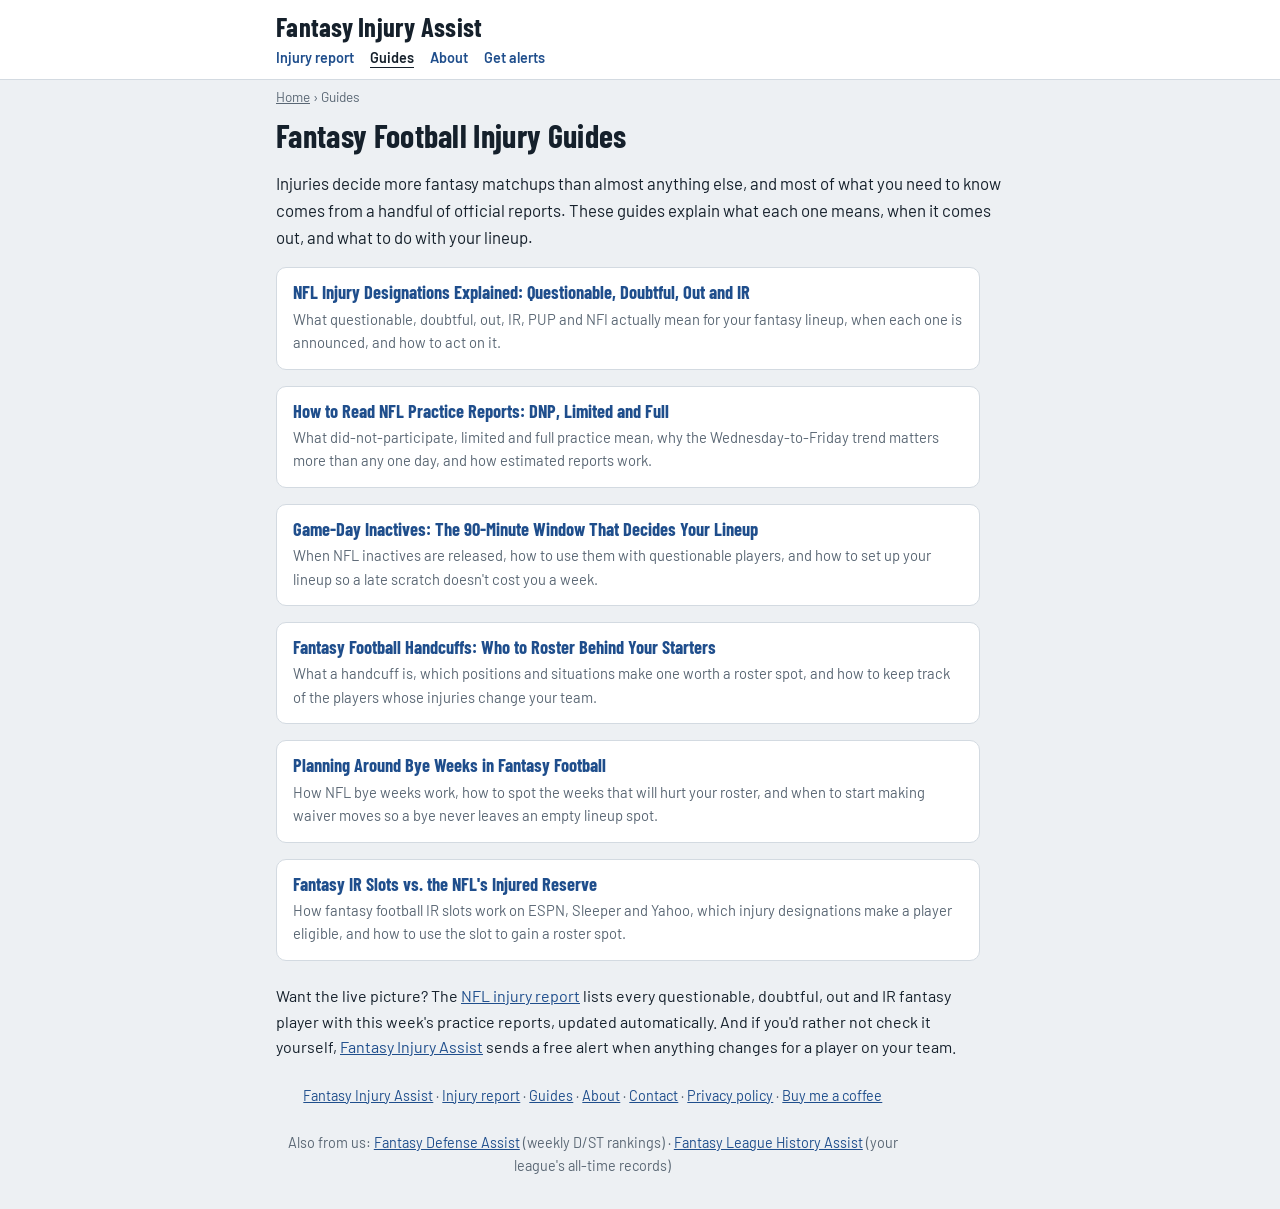
<file: guides/index.html>
<!DOCTYPE html>
<html lang="en">
<head>
<meta charset="utf-8">
<meta name="viewport" content="width=device-width, initial-scale=1, viewport-fit=cover">
<title>Fantasy Football Injury Guides · Fantasy Injury Assist</title>
<meta name="description" content="Plain-English guides to NFL injury designations, practice reports, game-day inactives, handcuffs, bye weeks and fantasy IR slots.">
<link rel="canonical" href="https://fantasyinjuryassist.com/guides/">
<meta name="theme-color" content="#15202B">
<meta property="og:type" content="website">
<meta property="og:url" content="https://fantasyinjuryassist.com/guides/">
<meta property="og:title" content="Fantasy Football Injury Guides">
<meta property="og:description" content="Plain-English guides to NFL injury designations, practice reports, game-day inactives, handcuffs, bye weeks and fantasy IR slots.">
<meta property="og:site_name" content="Fantasy Injury Assist">
<meta property="og:image" content="https://fantasyinjuryassist.com/icons/og-image.png">
<meta name="twitter:card" content="summary_large_image">
<meta name="google-adsense-account" content="ca-pub-5134360334819238">
<link rel="icon" type="image/svg+xml" href="../icons/logo.svg">
<link rel="icon" type="image/png" href="../icons/icon-96.png">
<link rel="apple-touch-icon" href="../icons/apple-touch-icon.png">
<link rel="preconnect" href="https://fonts.googleapis.com">
<link rel="preconnect" href="https://fonts.gstatic.com" crossorigin>
<link href="https://fonts.googleapis.com/css2?family=Barlow+Condensed:wght@600;700&family=Barlow:wght@400;500;600&display=swap" rel="stylesheet">
<link rel="stylesheet" href="../app.css">
<link rel="stylesheet" href="../pages.css">
<script type="application/ld+json">{"@context": "https://schema.org", "@type": "BreadcrumbList", "itemListElement": [{"@type": "ListItem", "position": 1, "name": "Home", "item": "https://fantasyinjuryassist.com/"}, {"@type": "ListItem", "position": 2, "name": "Guides", "item": "https://fantasyinjuryassist.com/guides/"}]}</script>
</head>
<body>
<header>
  <div class="wrap wide">
    <div class="titlebar"><a class="sitename" href=".././">Fantasy Injury Assist</a></div>
    <nav class="topnav" aria-label="Site"><a href="../injuries.html">Injury report</a><a href="../guides/" aria-current="page">Guides</a><a href="../about.html">About</a><a href=".././">Get alerts</a></nav>
  </div>
</header>
<main class="wrap wide doc">
<nav class="crumbs" aria-label="Breadcrumb"><a href=".././">Home</a> › <span>Guides</span></nav>
<h1 class="doc-title">Fantasy Football Injury Guides</h1>
<p class="lede">Injuries decide more fantasy matchups than almost anything else, and most of what you need to know comes from a handful of official reports. These guides explain what each one means, when it comes out, and what to do with your lineup.</p>
<ul class="guidelist"><li><a class="gcard" href="nfl-injury-designations.html"><span class="gt">NFL Injury Designations Explained: Questionable, Doubtful, Out and IR</span><span class="gd">What questionable, doubtful, out, IR, PUP and NFI actually mean for your fantasy lineup, when each one is announced, and how to act on it.</span></a></li><li><a class="gcard" href="practice-reports.html"><span class="gt">How to Read NFL Practice Reports: DNP, Limited and Full</span><span class="gd">What did-not-participate, limited and full practice mean, why the Wednesday-to-Friday trend matters more than any one day, and how estimated reports work.</span></a></li><li><a class="gcard" href="game-day-inactives.html"><span class="gt">Game-Day Inactives: The 90-Minute Window That Decides Your Lineup</span><span class="gd">When NFL inactives are released, how to use them with questionable players, and how to set up your lineup so a late scratch doesn't cost you a week.</span></a></li><li><a class="gcard" href="handcuffs.html"><span class="gt">Fantasy Football Handcuffs: Who to Roster Behind Your Starters</span><span class="gd">What a handcuff is, which positions and situations make one worth a roster spot, and how to keep track of the players whose injuries change your team.</span></a></li><li><a class="gcard" href="bye-weeks.html"><span class="gt">Planning Around Bye Weeks in Fantasy Football</span><span class="gd">How NFL bye weeks work, how to spot the weeks that will hurt your roster, and when to start making waiver moves so a bye never leaves an empty lineup spot.</span></a></li><li><a class="gcard" href="fantasy-ir-slots.html"><span class="gt">Fantasy IR Slots vs. the NFL's Injured Reserve</span><span class="gd">How fantasy football IR slots work on ESPN, Sleeper and Yahoo, which injury designations make a player eligible, and how to use the slot to gain a roster spot.</span></a></li></ul>
<p>Want the live picture? The <a href="../injuries.html">NFL injury report</a> lists every questionable, doubtful, out and IR fantasy player with this week's practice reports, updated automatically. And if you'd rather not check it yourself, <a href="../">Fantasy Injury Assist</a> sends a free alert when anything changes for a player on your team.</p>
  <aside class="adwrap" id="adbox" hidden aria-label="Advertisement"></aside>
  <p class="foot sub"><a href=".././">Fantasy Injury Assist</a> · <a href="../injuries.html">Injury report</a> · <a href="../guides/">Guides</a> · <a href="../about.html">About</a> · <a href="../contact.html">Contact</a> · <a href="../privacy.html">Privacy policy</a> · <a href="https://buymeacoffee.com/jrkline1116" target="_blank" rel="noopener">Buy me a coffee</a></p>
  <p class="foot sub">Also from us: <a href="https://fantasydefenseassist.com/" target="_blank" rel="noopener">Fantasy Defense Assist</a> (weekly D/ST rankings) · <a href="https://fantasyleaguehistoryassist.com/" target="_blank" rel="noopener">Fantasy League History Assist</a> (your league's all-time records)</p>
</main>
<script src="../config.js"></script>
<script src="../ads.js"></script>
</body>
</html>
</file>
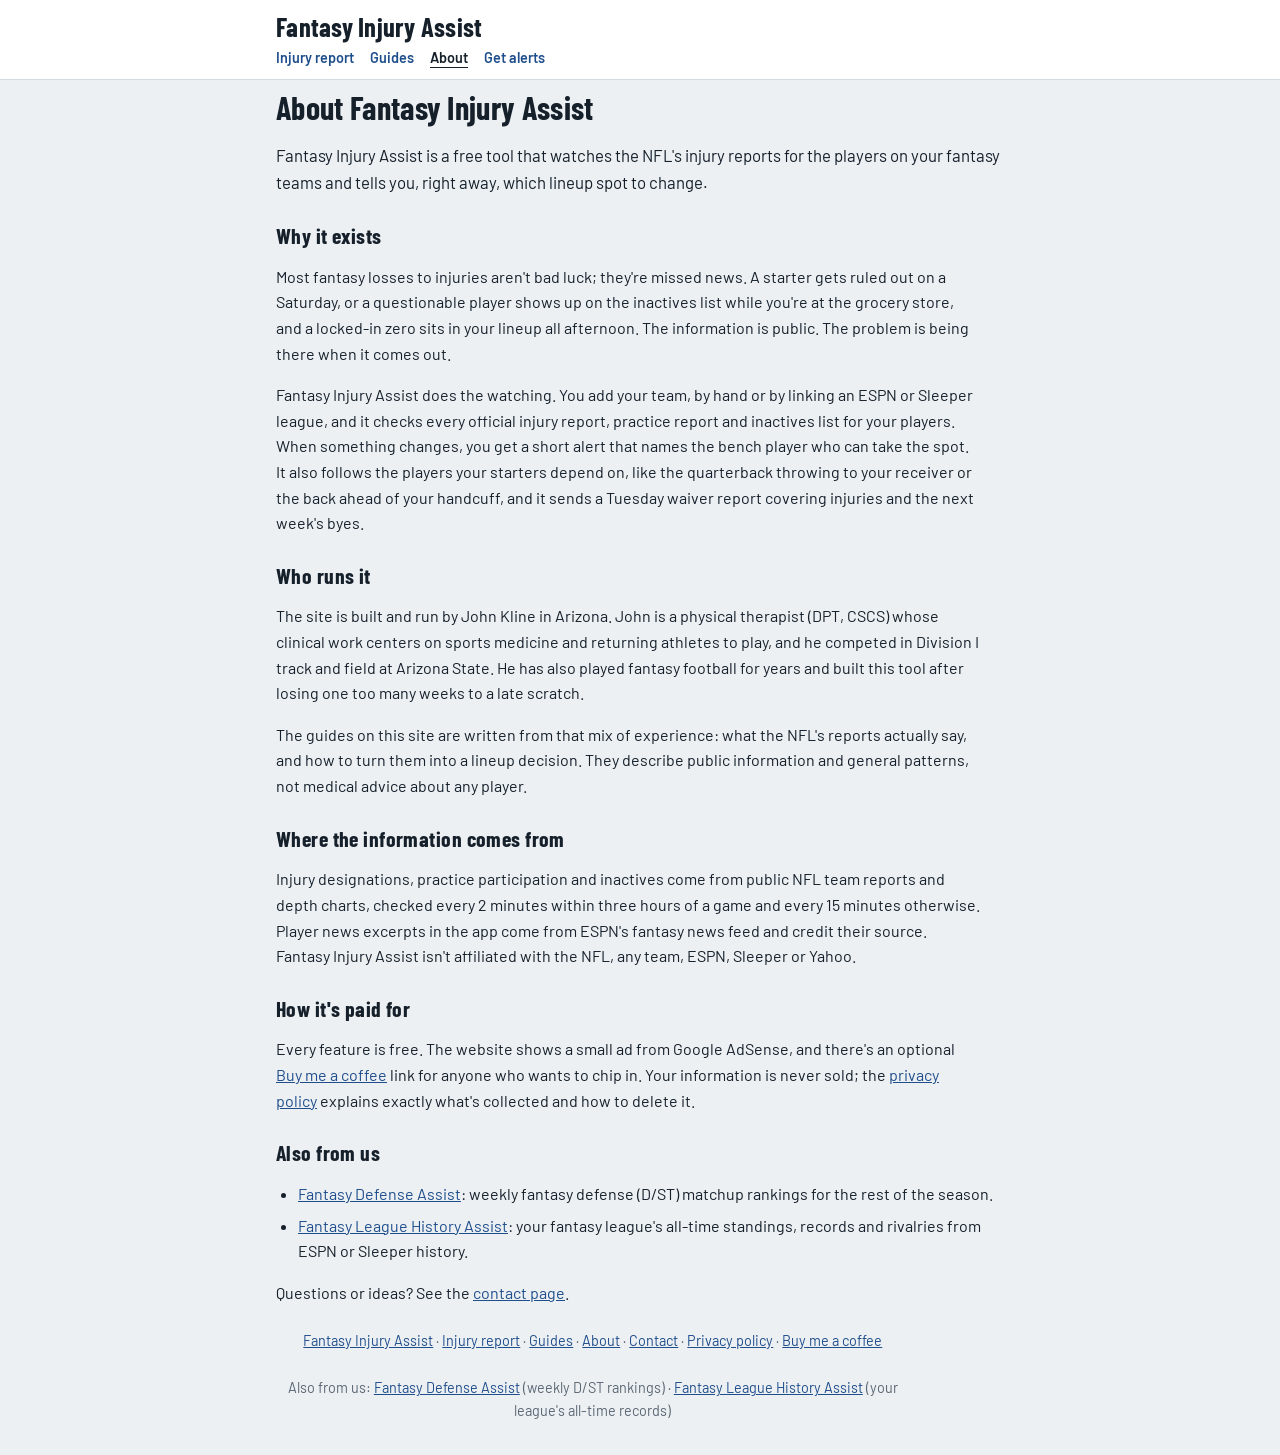
<file: about.html>
<!DOCTYPE html>
<html lang="en">
<head>
<meta charset="utf-8">
<meta name="viewport" content="width=device-width, initial-scale=1, viewport-fit=cover">
<title>About Fantasy Injury Assist · Fantasy Injury Assist</title>
<meta name="description" content="Who runs Fantasy Injury Assist, why it exists, where its injury information comes from, and how the free site is supported.">
<link rel="canonical" href="https://fantasyinjuryassist.com/about.html">
<meta name="theme-color" content="#15202B">
<meta property="og:type" content="website">
<meta property="og:url" content="https://fantasyinjuryassist.com/about.html">
<meta property="og:title" content="About Fantasy Injury Assist">
<meta property="og:description" content="Who runs Fantasy Injury Assist, why it exists, where its injury information comes from, and how the free site is supported.">
<meta property="og:site_name" content="Fantasy Injury Assist">
<meta property="og:image" content="https://fantasyinjuryassist.com/icons/og-image.png">
<meta name="twitter:card" content="summary_large_image">
<meta name="google-adsense-account" content="ca-pub-5134360334819238">
<link rel="icon" type="image/svg+xml" href="icons/logo.svg">
<link rel="icon" type="image/png" href="icons/icon-96.png">
<link rel="apple-touch-icon" href="icons/apple-touch-icon.png">
<link rel="preconnect" href="https://fonts.googleapis.com">
<link rel="preconnect" href="https://fonts.gstatic.com" crossorigin>
<link href="https://fonts.googleapis.com/css2?family=Barlow+Condensed:wght@600;700&family=Barlow:wght@400;500;600&display=swap" rel="stylesheet">
<link rel="stylesheet" href="app.css">
<link rel="stylesheet" href="pages.css">

</head>
<body>
<header>
  <div class="wrap wide">
    <div class="titlebar"><a class="sitename" href="./">Fantasy Injury Assist</a></div>
    <nav class="topnav" aria-label="Site"><a href="injuries.html">Injury report</a><a href="guides/">Guides</a><a href="about.html" aria-current="page">About</a><a href="./">Get alerts</a></nav>
  </div>
</header>
<main class="wrap wide doc">

<h1 class="doc-title">About Fantasy Injury Assist</h1>
<p class="lede">Fantasy Injury Assist is a free tool that watches the NFL's injury reports for the players on your fantasy teams and tells you, right away, which lineup spot to change.</p>
<h2>Why it exists</h2>
<p>Most fantasy losses to injuries aren't bad luck; they're missed news. A starter gets ruled out on a Saturday, or a questionable player shows up on the inactives list while you're at the grocery store, and a locked-in zero sits in your lineup all afternoon. The information is public. The problem is being there when it comes out.</p>
<p>Fantasy Injury Assist does the watching. You add your team, by hand or by linking an ESPN or Sleeper league, and it checks every official injury report, practice report and inactives list for your players. When something changes, you get a short alert that names the bench player who can take the spot. It also follows the players your starters depend on, like the quarterback throwing to your receiver or the back ahead of your handcuff, and it sends a Tuesday waiver report covering injuries and the next week's byes.</p>
<h2>Who runs it</h2>
<p>The site is built and run by John Kline in Arizona. John is a physical therapist (DPT, CSCS) whose clinical work centers on sports medicine and returning athletes to play, and he competed in Division I track and field at Arizona State. He has also played fantasy football for years and built this tool after losing one too many weeks to a late scratch.</p>
<p>The guides on this site are written from that mix of experience: what the NFL's reports actually say, and how to turn them into a lineup decision. They describe public information and general patterns, not medical advice about any player.</p>
<h2>Where the information comes from</h2>
<p>Injury designations, practice participation and inactives come from public NFL team reports and depth charts, checked every 2 minutes within three hours of a game and every 15 minutes otherwise. Player news excerpts in the app come from ESPN's fantasy news feed and credit their source. Fantasy Injury Assist isn't affiliated with the NFL, any team, ESPN, Sleeper or Yahoo.</p>
<h2>How it's paid for</h2>
<p>Every feature is free. The website shows a small ad from Google AdSense, and there's an optional <a href="https://buymeacoffee.com/jrkline1116" target="_blank" rel="noopener">Buy me a coffee</a> link for anyone who wants to chip in. Your information is never sold; the <a href="privacy.html">privacy policy</a> explains exactly what's collected and how to delete it.</p>
<h2>Also from us</h2>
<ul>
<li><a href="https://fantasydefenseassist.com/" target="_blank" rel="noopener">Fantasy Defense Assist</a>: weekly fantasy defense (D/ST) matchup rankings for the rest of the season.</li>
<li><a href="https://fantasyleaguehistoryassist.com/" target="_blank" rel="noopener">Fantasy League History Assist</a>: your fantasy league's all-time standings, records and rivalries from ESPN or Sleeper history.</li>
</ul>
<p>Questions or ideas? See the <a href="contact.html">contact page</a>.</p>
  <aside class="adwrap" id="adbox" hidden aria-label="Advertisement"></aside>
  <p class="foot sub"><a href="./">Fantasy Injury Assist</a> · <a href="injuries.html">Injury report</a> · <a href="guides/">Guides</a> · <a href="about.html">About</a> · <a href="contact.html">Contact</a> · <a href="privacy.html">Privacy policy</a> · <a href="https://buymeacoffee.com/jrkline1116" target="_blank" rel="noopener">Buy me a coffee</a></p>
  <p class="foot sub">Also from us: <a href="https://fantasydefenseassist.com/" target="_blank" rel="noopener">Fantasy Defense Assist</a> (weekly D/ST rankings) · <a href="https://fantasyleaguehistoryassist.com/" target="_blank" rel="noopener">Fantasy League History Assist</a> (your league's all-time records)</p>
</main>
<script src="config.js"></script>
<script src="ads.js"></script>
</body>
</html>
</file>
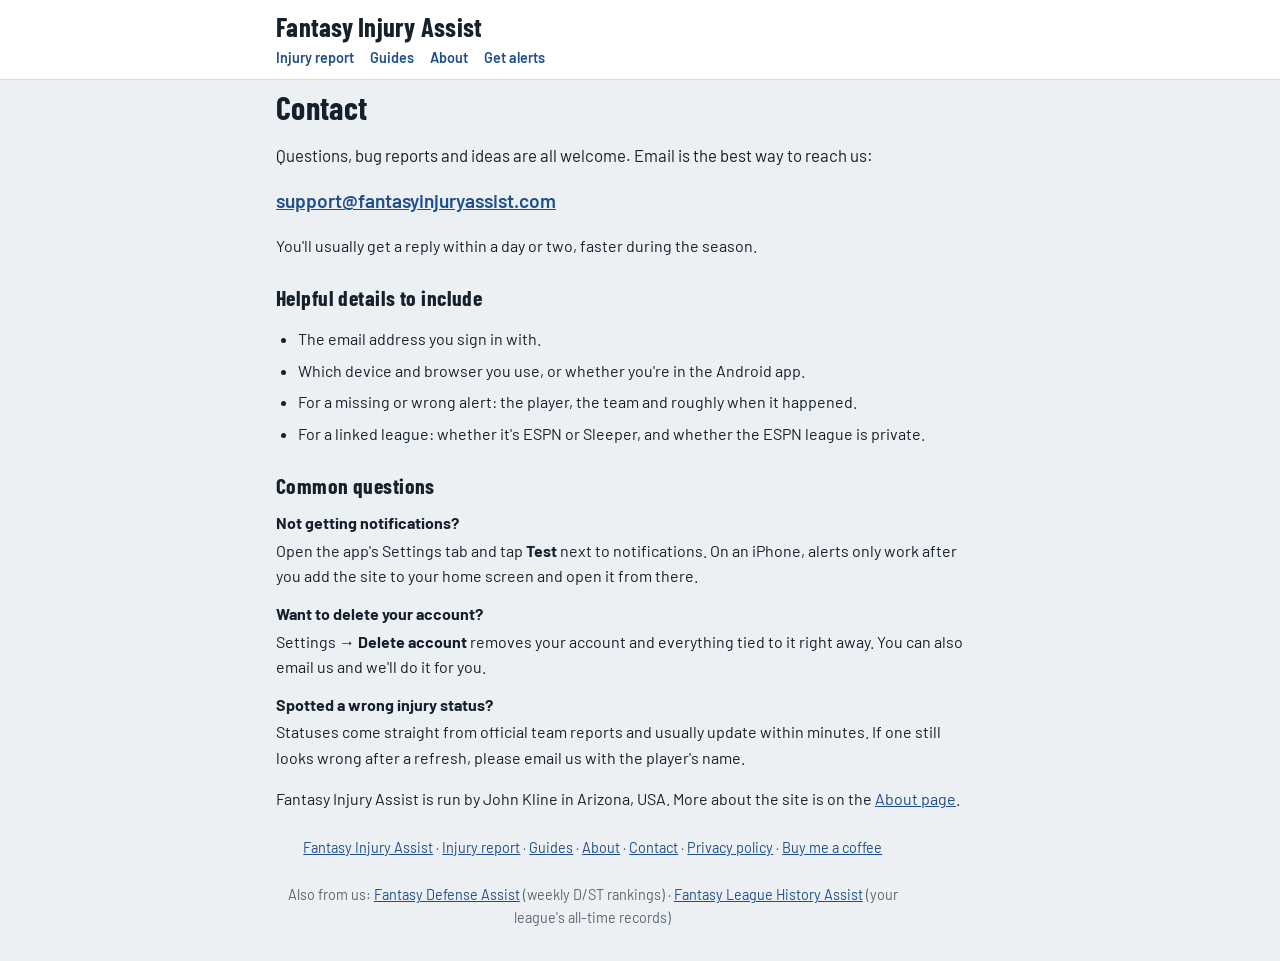
<file: contact.html>
<!DOCTYPE html>
<html lang="en">
<head>
<meta charset="utf-8">
<meta name="viewport" content="width=device-width, initial-scale=1, viewport-fit=cover">
<title>Contact Fantasy Injury Assist · Fantasy Injury Assist</title>
<meta name="description" content="How to reach Fantasy Injury Assist for help with alerts, linked leagues, account deletion or feedback.">
<link rel="canonical" href="https://fantasyinjuryassist.com/contact.html">
<meta name="theme-color" content="#15202B">
<meta property="og:type" content="website">
<meta property="og:url" content="https://fantasyinjuryassist.com/contact.html">
<meta property="og:title" content="Contact Fantasy Injury Assist">
<meta property="og:description" content="How to reach Fantasy Injury Assist for help with alerts, linked leagues, account deletion or feedback.">
<meta property="og:site_name" content="Fantasy Injury Assist">
<meta property="og:image" content="https://fantasyinjuryassist.com/icons/og-image.png">
<meta name="twitter:card" content="summary_large_image">
<meta name="google-adsense-account" content="ca-pub-5134360334819238">
<link rel="icon" type="image/svg+xml" href="icons/logo.svg">
<link rel="icon" type="image/png" href="icons/icon-96.png">
<link rel="apple-touch-icon" href="icons/apple-touch-icon.png">
<link rel="preconnect" href="https://fonts.googleapis.com">
<link rel="preconnect" href="https://fonts.gstatic.com" crossorigin>
<link href="https://fonts.googleapis.com/css2?family=Barlow+Condensed:wght@600;700&family=Barlow:wght@400;500;600&display=swap" rel="stylesheet">
<link rel="stylesheet" href="app.css">
<link rel="stylesheet" href="pages.css">

</head>
<body>
<header>
  <div class="wrap wide">
    <div class="titlebar"><a class="sitename" href="./">Fantasy Injury Assist</a></div>
    <nav class="topnav" aria-label="Site"><a href="injuries.html">Injury report</a><a href="guides/">Guides</a><a href="about.html">About</a><a href="./">Get alerts</a></nav>
  </div>
</header>
<main class="wrap wide doc">

<h1 class="doc-title">Contact</h1>
<p class="lede">Questions, bug reports and ideas are all welcome. Email is the best way to reach us:</p>
<p class="bigmail"><a href="mailto:support@fantasyinjuryassist.com">support@fantasyinjuryassist.com</a></p>
<p>You'll usually get a reply within a day or two, faster during the season.</p>
<h2>Helpful details to include</h2>
<ul>
<li>The email address you sign in with.</li>
<li>Which device and browser you use, or whether you're in the Android app.</li>
<li>For a missing or wrong alert: the player, the team and roughly when it happened.</li>
<li>For a linked league: whether it's ESPN or Sleeper, and whether the ESPN league is private.</li>
</ul>
<h2>Common questions</h2>
<dl class="terms">
<dt>Not getting notifications?</dt><dd>Open the app's Settings tab and tap <b>Test</b> next to notifications. On an iPhone, alerts only work after you add the site to your home screen and open it from there.</dd>
<dt>Want to delete your account?</dt><dd>Settings → <b>Delete account</b> removes your account and everything tied to it right away. You can also email us and we'll do it for you.</dd>
<dt>Spotted a wrong injury status?</dt><dd>Statuses come straight from official team reports and usually update within minutes. If one still looks wrong after a refresh, please email us with the player's name.</dd>
</dl>
<p>Fantasy Injury Assist is run by John Kline in Arizona, USA. More about the site is on the <a href="about.html">About page</a>.</p>
  <aside class="adwrap" id="adbox" hidden aria-label="Advertisement"></aside>
  <p class="foot sub"><a href="./">Fantasy Injury Assist</a> · <a href="injuries.html">Injury report</a> · <a href="guides/">Guides</a> · <a href="about.html">About</a> · <a href="contact.html">Contact</a> · <a href="privacy.html">Privacy policy</a> · <a href="https://buymeacoffee.com/jrkline1116" target="_blank" rel="noopener">Buy me a coffee</a></p>
  <p class="foot sub">Also from us: <a href="https://fantasydefenseassist.com/" target="_blank" rel="noopener">Fantasy Defense Assist</a> (weekly D/ST rankings) · <a href="https://fantasyleaguehistoryassist.com/" target="_blank" rel="noopener">Fantasy League History Assist</a> (your league's all-time records)</p>
</main>
<script src="config.js"></script>
<script src="ads.js"></script>
</body>
</html>
</file>
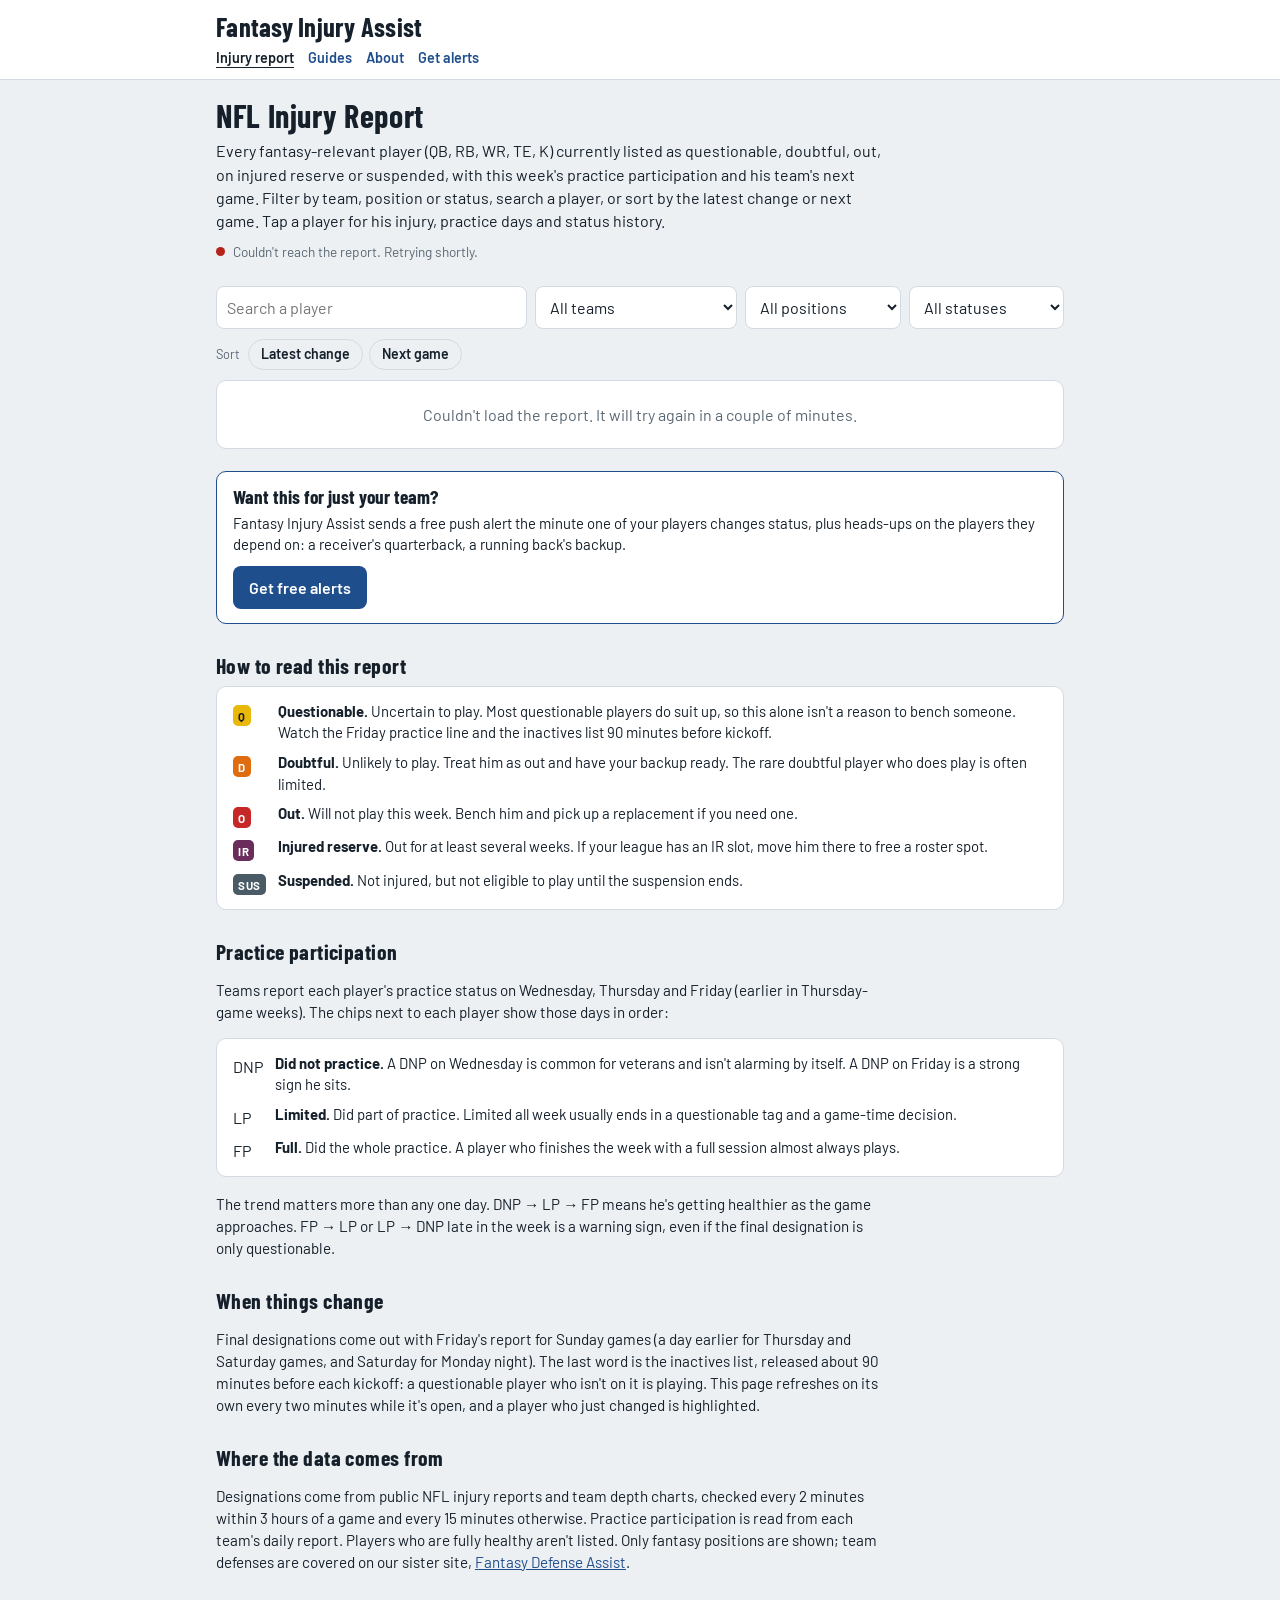
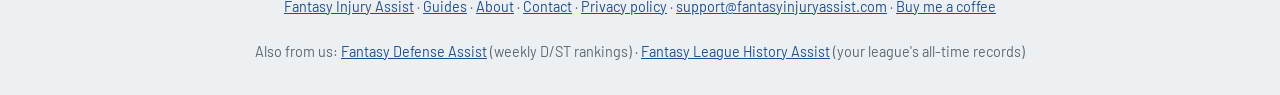
<file: injuries.html>
<!DOCTYPE html>
<html lang="en">
<head>
<meta charset="utf-8">
<meta name="viewport" content="width=device-width, initial-scale=1, viewport-fit=cover">
<title>NFL Injury Report Today · Fantasy Injury Assist</title>
<meta name="description" content="Live NFL injury report for fantasy football: every questionable, doubtful, out and IR player, with practice participation and next game. Filter by team, position or status. Updates automatically.">
<link rel="canonical" href="https://fantasyinjuryassist.com/injuries.html">
<meta name="theme-color" content="#15202B">
<meta property="og:type" content="website">
<meta property="og:url" content="https://fantasyinjuryassist.com/injuries.html">
<meta property="og:title" content="NFL Injury Report · Fantasy Injury Assist">
<meta property="og:description" content="Every questionable, doubtful, out and IR fantasy player, with practice reports. Filter by team, position or status. Updates automatically.">
<meta property="og:image" content="https://fantasyinjuryassist.com/icons/og-image.png">
<meta property="og:image:width" content="1200">
<meta property="og:image:height" content="630">
<meta name="twitter:card" content="summary_large_image">
<meta name="google-adsense-account" content="ca-pub-5134360334819238">
<link rel="icon" type="image/svg+xml" href="icons/logo.svg">
<link rel="icon" type="image/png" href="icons/icon-96.png">
<link rel="apple-touch-icon" href="icons/apple-touch-icon.png">
<link rel="preconnect" href="https://fonts.googleapis.com">
<link rel="preconnect" href="https://fonts.gstatic.com" crossorigin>
<link href="https://fonts.googleapis.com/css2?family=Barlow+Condensed:wght@600;700&family=Barlow:wght@400;500;600&display=swap" rel="stylesheet">
<link rel="stylesheet" href="app.css">
<style>
  body{padding-bottom:24px}
  .wide{max-width:880px}
  .titlebar a{color:inherit;text-decoration:none}
  .topnav{display:flex;gap:14px;font-size:.9rem;font-weight:600;padding:0 0 10px}
  .topnav a{text-decoration:none}
  .topnav a[aria-current]{color:var(--ink);text-decoration:underline;text-underline-offset:4px}
  .ir-head h2{font-size:2rem;margin:18px 0 6px}
  .ir-head p{margin:0 0 10px;max-width:42em}
  .legend{display:grid;gap:8px}
  .legend dl{margin:0;display:grid;grid-template-columns:auto 1fr;gap:8px 12px;align-items:start}
  .legend dt{padding-top:2px}
  .legend dd{margin:0;font-size:.93rem}
  .ctabox{background:var(--surface);border:1.5px solid var(--brand);border-radius:10px;padding:14px 16px;margin:22px 0}
  .ctabox h3{font:700 1.2rem/1.1 var(--cond);margin:0 0 6px}
  .ctabox p{margin:0 0 10px;font-size:.93rem}
  .ctabox .btn{text-decoration:none;display:inline-block}
  .prose p{font-size:.95rem;max-width:44em}
</style>
</head>
<body>
<header>
  <div class="wrap wide">
    <div class="titlebar"><h1><a href="./">Fantasy Injury Assist</a></h1></div>
    <nav class="topnav" aria-label="Site">
      <a href="injuries.html" aria-current="page">Injury report</a>
      <a href="guides/">Guides</a>
      <a href="about.html">About</a>
      <a href="./">Get alerts</a>
    </nav>
  </div>
</header>

<main class="wrap wide">
  <section class="ir-head">
    <h2>NFL Injury Report</h2>
    <p>Every fantasy-relevant player (QB, RB, WR, TE, K) currently listed as questionable, doubtful, out, on injured reserve or suspended, with this week's practice participation and his team's next game. Filter by team, position or status, search a player, or sort by the latest change or next game. Tap a player for his injury, practice days and status history.</p>
  </section>

  <div id="report"></div>
  <noscript><p class="sub" style="margin-top:10px">The live report needs JavaScript turned on. The guide below explains every designation.</p></noscript>

  <div class="ctabox">
    <h3>Want this for just your team?</h3>
    <p>Fantasy Injury Assist sends a free push alert the minute one of your players changes status, plus heads-ups on the players they depend on: a receiver's quarterback, a running back's backup.</p>
    <a class="btn" href="./">Get free alerts</a>
  </div>

  <section class="landing prose" aria-labelledby="howTitle" style="display:block">
    <h2 class="lh" id="howTitle">How to read this report</h2>
    <div class="legend panel" style="padding:14px 16px">
      <dl>
        <dt><span class="st Q sm">Q</span></dt><dd><b>Questionable.</b> Uncertain to play. Most questionable players do suit up, so this alone isn't a reason to bench someone. Watch the Friday practice line and the inactives list 90 minutes before kickoff.</dd>
        <dt><span class="st D sm">D</span></dt><dd><b>Doubtful.</b> Unlikely to play. Treat him as out and have your backup ready. The rare doubtful player who does play is often limited.</dd>
        <dt><span class="st O sm">O</span></dt><dd><b>Out.</b> Will not play this week. Bench him and pick up a replacement if you need one.</dd>
        <dt><span class="st IR sm">IR</span></dt><dd><b>Injured reserve.</b> Out for at least several weeks. If your league has an IR slot, move him there to free a roster spot.</dd>
        <dt><span class="st SUS sm">SUS</span></dt><dd><b>Suspended.</b> Not injured, but not eligible to play until the suspension ends.</dd>
      </dl>
    </div>

    <h2 class="lh">Practice participation</h2>
    <p>Teams report each player's practice status on Wednesday, Thursday and Friday (earlier in Thursday-game weeks). The chips next to each player show those days in order:</p>
    <div class="legend panel" style="padding:14px 16px">
      <dl>
        <dt><span class="pc"><span class="DNP">DNP</span></span></dt><dd><b>Did not practice.</b> A DNP on Wednesday is common for veterans and isn't alarming by itself. A DNP on Friday is a strong sign he sits.</dd>
        <dt><span class="pc"><span class="LP">LP</span></span></dt><dd><b>Limited.</b> Did part of practice. Limited all week usually ends in a questionable tag and a game-time decision.</dd>
        <dt><span class="pc"><span class="FP">FP</span></span></dt><dd><b>Full.</b> Did the whole practice. A player who finishes the week with a full session almost always plays.</dd>
      </dl>
    </div>
    <p>The trend matters more than any one day. DNP → LP → FP means he's getting healthier as the game approaches. FP → LP or LP → DNP late in the week is a warning sign, even if the final designation is only questionable.</p>

    <h2 class="lh">When things change</h2>
    <p>Final designations come out with Friday's report for Sunday games (a day earlier for Thursday and Saturday games, and Saturday for Monday night). The last word is the inactives list, released about 90 minutes before each kickoff: a questionable player who isn't on it is playing. This page refreshes on its own every two minutes while it's open, and a player who just changed is highlighted.</p>

    <h2 class="lh">Where the data comes from</h2>
    <p>Designations come from public NFL injury reports and team depth charts, checked every 2 minutes within 3 hours of a game and every 15 minutes otherwise. Practice participation is read from each team's daily report. Players who are fully healthy aren't listed. Only fantasy positions are shown; team defenses are covered on our sister site, <a href="https://fantasydefenseassist.com/">Fantasy Defense Assist</a>.</p>
  </section>

  <aside class="adwrap" id="adbox" hidden aria-label="Advertisement"></aside>

  <p class="foot sub"><a href="./">Fantasy Injury Assist</a> · <a href="guides/">Guides</a> · <a href="about.html">About</a> · <a href="contact.html">Contact</a> · <a href="privacy.html">Privacy policy</a> · <a href="mailto:support@fantasyinjuryassist.com">support@fantasyinjuryassist.com</a> · <a href="https://buymeacoffee.com/jrkline1116" target="_blank" rel="noopener">Buy me a coffee</a></p>
  <p class="foot sub">Also from us: <a href="https://fantasydefenseassist.com/" target="_blank" rel="noopener">Fantasy Defense Assist</a> (weekly D/ST rankings) · <a href="https://fantasyleaguehistoryassist.com/" target="_blank" rel="noopener">Fantasy League History Assist</a> (your league's all-time records)</p>
</main>

<script src="config.js"></script>
<script src="injuries.js"></script>
<script>
  InjuryReport.create({ urlState: true }).attach(document.getElementById("report"));
  // One ad, created once and never re-rendered. Never in the Google Play app.
  (function () {
    var CFG = window.FIT_CONFIG || {}, play = false;
    try {
      if (document.referrer.indexOf("android-app://") === 0) sessionStorage.setItem("fit-play", "1");
      play = sessionStorage.getItem("fit-play") === "1";
    } catch (e) { /* ignore */ }
    if (!CFG.ADSENSE_CLIENT || !CFG.ADSENSE_SLOT || play) return;
    var box = document.getElementById("adbox");
    box.innerHTML = '<div class="adlabel">Advertisement</div><ins class="adsbygoogle" style="display:block" data-ad-client="' + CFG.ADSENSE_CLIENT + '" data-ad-slot="' + CFG.ADSENSE_SLOT + '" data-ad-format="auto" data-full-width-responsive="true"></ins>';
    box.hidden = false;
    var js = document.createElement("script");
    js.async = true; js.crossOrigin = "anonymous";
    js.src = "https://pagead2.googlesyndication.com/pagead/js/adsbygoogle.js?client=" + encodeURIComponent(CFG.ADSENSE_CLIENT);
    document.head.appendChild(js);
    try { (window.adsbygoogle = window.adsbygoogle || []).push({}); } catch (e) { /* ad blocker */ }
  })();
</script>
</body>
</html>
</file>
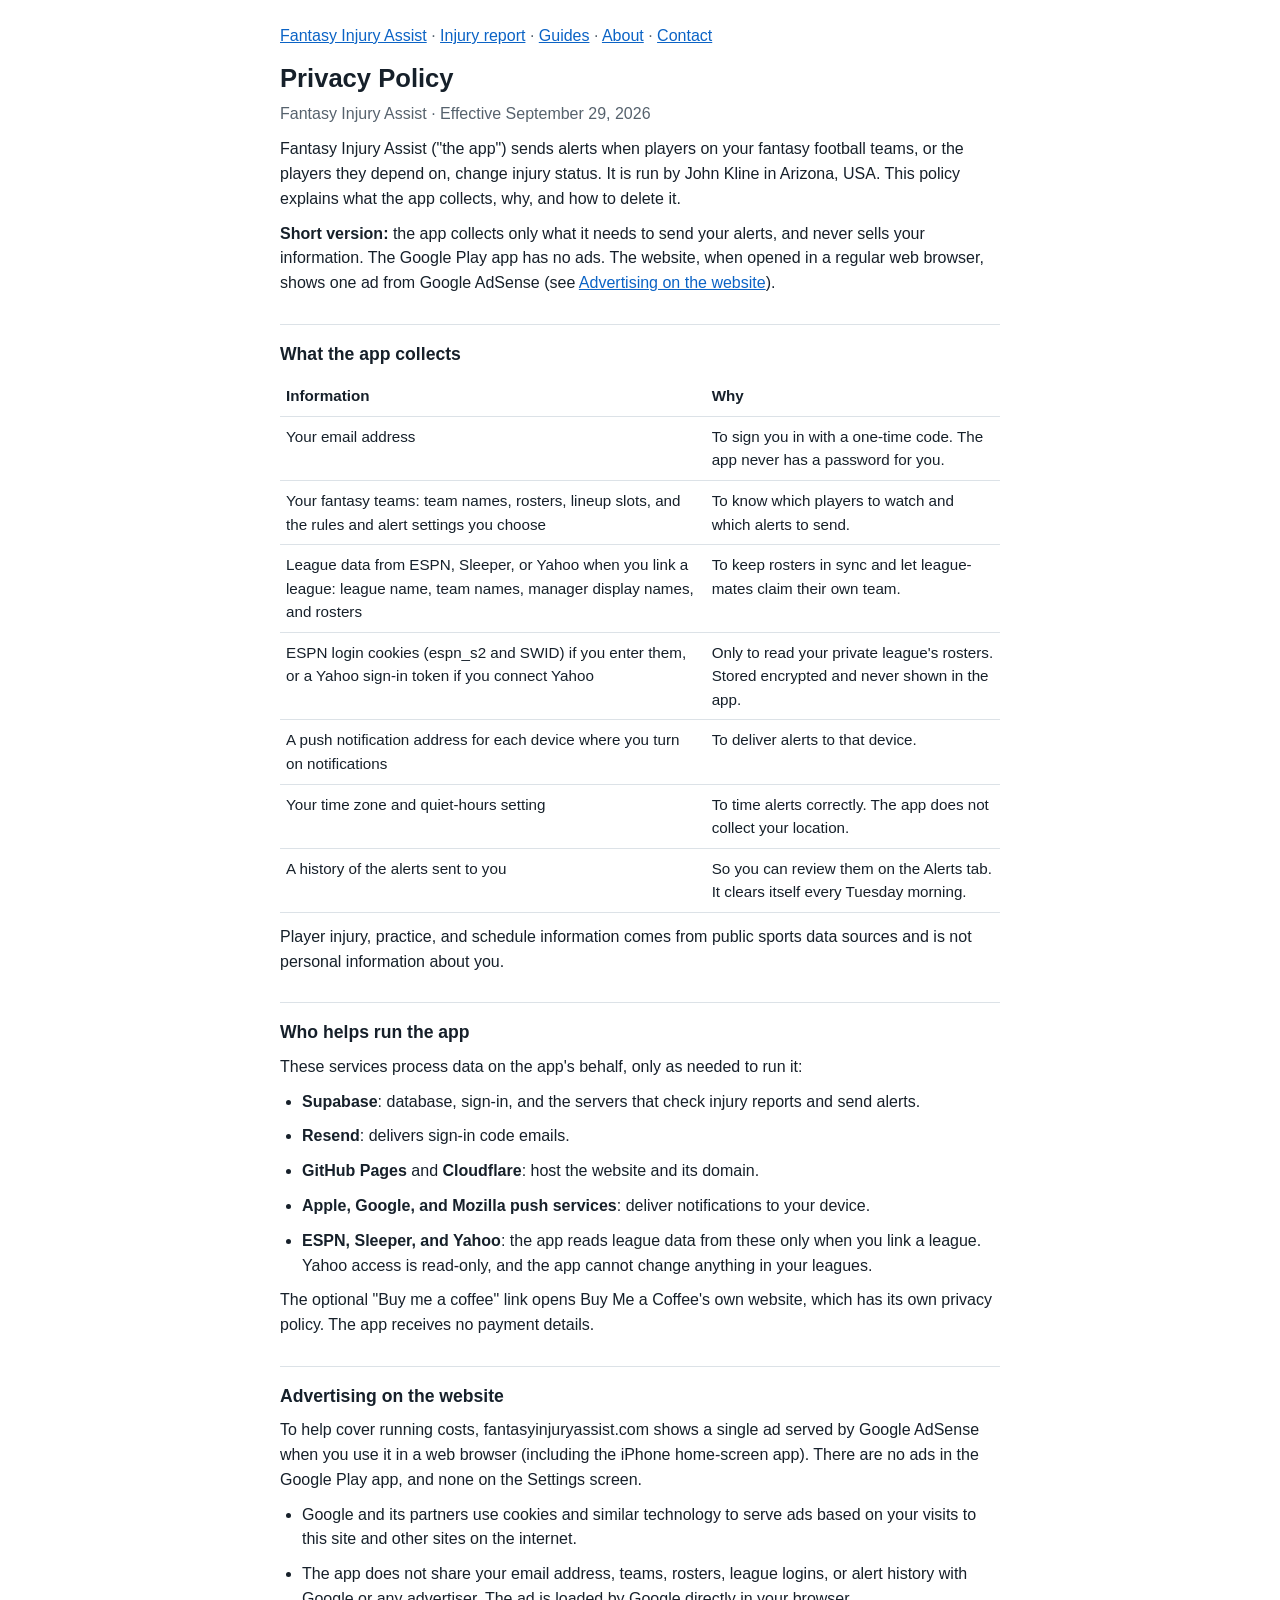
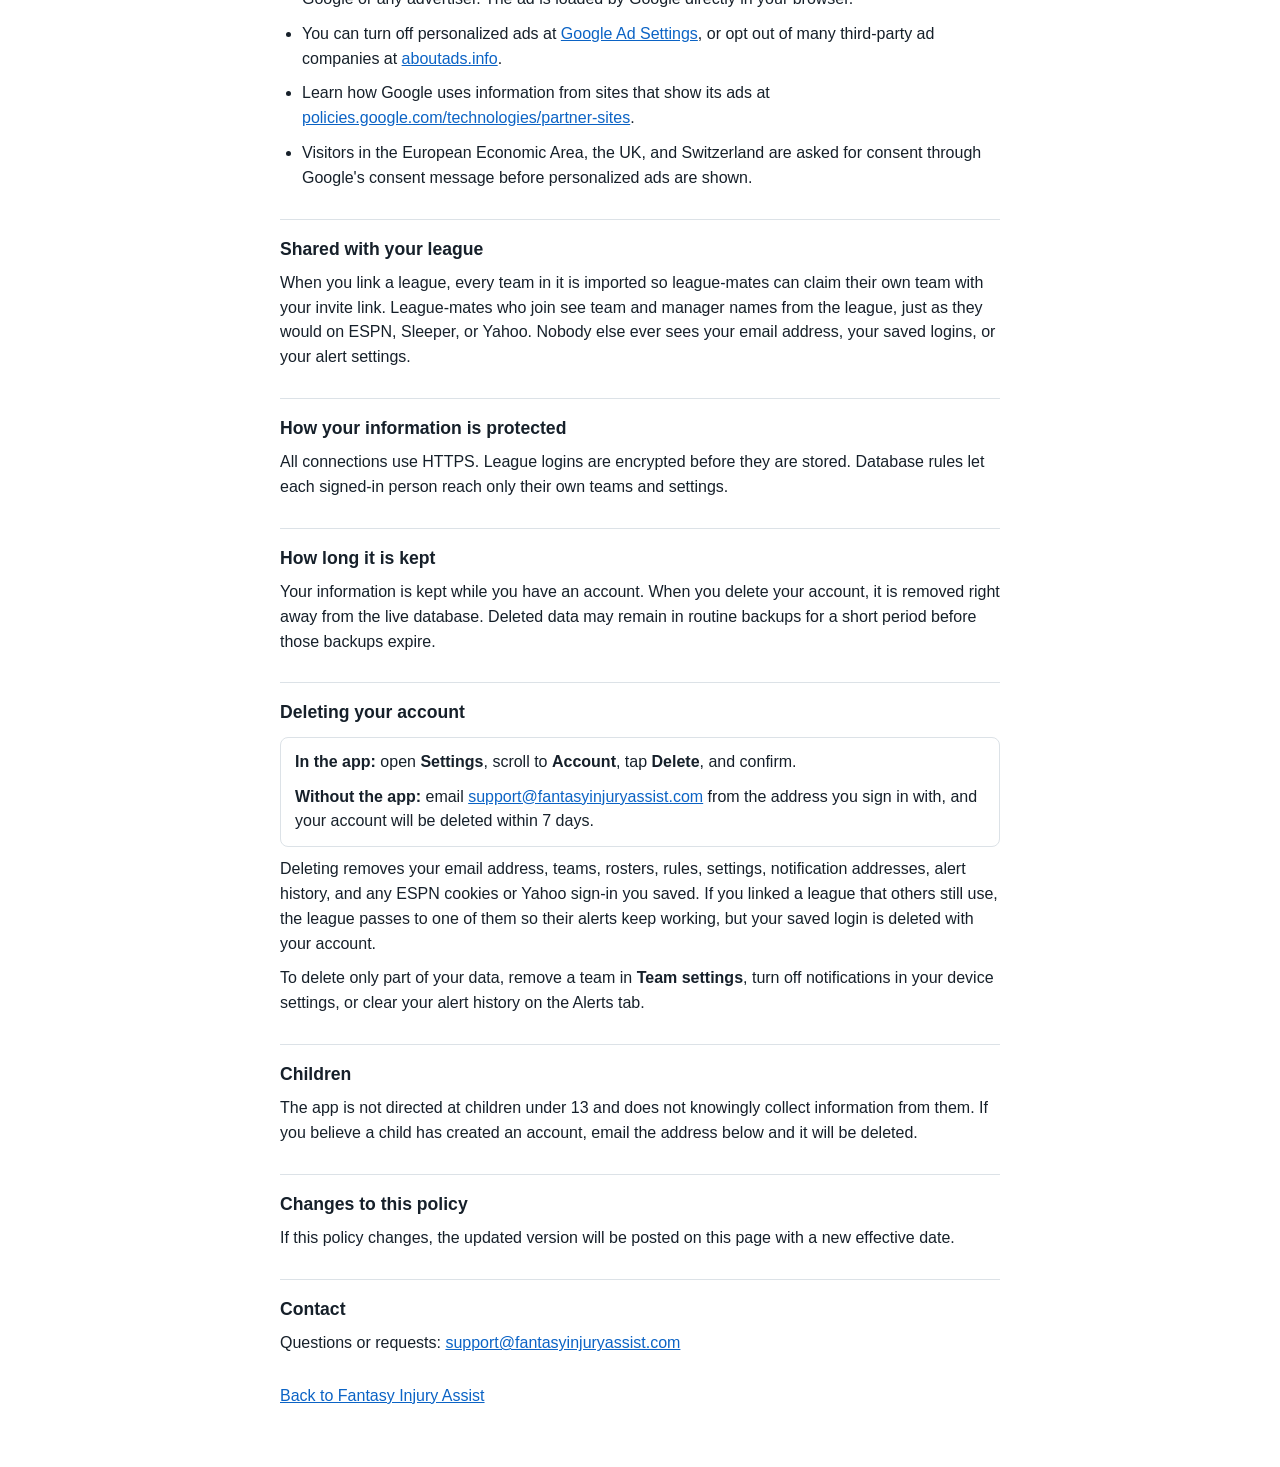
<file: privacy.html>
<!doctype html>
<html lang="en">
<head>
<meta charset="utf-8">
<meta name="viewport" content="width=device-width, initial-scale=1, viewport-fit=cover">
<title>Privacy Policy · Fantasy Injury Assist</title>
<meta name="description" content="How Fantasy Injury Assist collects, uses, and deletes your information.">
<link rel="icon" href="icons/icon-96.png">
<style>
  :root { color-scheme: light dark; --bg: #15202B; --fg: #E7ECF0; --muted: #9AA8B4; --line: #2A3A48; --link: #6CB6FF; }
  @media (prefers-color-scheme: light) { :root { --bg: #FFFFFF; --fg: #16202A; --muted: #56626D; --line: #DCE2E7; --link: #0B63C5; } }
  html { -webkit-text-size-adjust: 100%; }
  body { margin: 0; background: var(--bg); color: var(--fg); font: 16px/1.55 -apple-system, BlinkMacSystemFont, "Segoe UI", Roboto, Helvetica, Arial, sans-serif;
    padding: env(safe-area-inset-top, 0) 0 env(safe-area-inset-bottom, 0); }
  main { max-width: 720px; margin: 0 auto; padding: 24px 20px 48px; }
  h1 { font-size: 1.6rem; margin: 0 0 4px; }
  h2 { font-size: 1.1rem; margin: 28px 0 8px; padding-top: 16px; border-top: 1px solid var(--line); }
  p, li { margin: 0 0 10px; }
  ul { padding-left: 22px; margin: 0 0 10px; }
  .muted { color: var(--muted); }
  a { color: var(--link); }
  table { width: 100%; border-collapse: collapse; margin: 6px 0 12px; font-size: .95rem; }
  th, td { text-align: left; vertical-align: top; padding: 8px 6px; border-bottom: 1px solid var(--line); }
  th { font-weight: 600; }
  .box { border: 1px solid var(--line); border-radius: 8px; padding: 12px 14px; margin: 10px 0; }
</style>
</head>
<body>
<main>
  <p class="muted"><a href="./">Fantasy Injury Assist</a> · <a href="injuries.html">Injury report</a> · <a href="guides/">Guides</a> · <a href="about.html">About</a> · <a href="contact.html">Contact</a></p>
  <h1>Privacy Policy</h1>
  <p class="muted">Fantasy Injury Assist · Effective September 29, 2026</p>

  <p>Fantasy Injury Assist ("the app") sends alerts when players on your fantasy football teams, or the players they depend on, change injury status. It is run by John Kline in Arizona, USA. This policy explains what the app collects, why, and how to delete it.</p>

  <p><b>Short version:</b> the app collects only what it needs to send your alerts, and never sells your information. The Google Play app has no ads. The website, when opened in a regular web browser, shows one ad from Google AdSense (see <a href="#ads">Advertising on the website</a>).</p>

  <h2>What the app collects</h2>
  <table>
    <tr><th>Information</th><th>Why</th></tr>
    <tr><td>Your email address</td><td>To sign you in with a one-time code. The app never has a password for you.</td></tr>
    <tr><td>Your fantasy teams: team names, rosters, lineup slots, and the rules and alert settings you choose</td><td>To know which players to watch and which alerts to send.</td></tr>
    <tr><td>League data from ESPN, Sleeper, or Yahoo when you link a league: league name, team names, manager display names, and rosters</td><td>To keep rosters in sync and let league-mates claim their own team.</td></tr>
    <tr><td>ESPN login cookies (espn_s2 and SWID) if you enter them, or a Yahoo sign-in token if you connect Yahoo</td><td>Only to read your private league's rosters. Stored encrypted and never shown in the app.</td></tr>
    <tr><td>A push notification address for each device where you turn on notifications</td><td>To deliver alerts to that device.</td></tr>
    <tr><td>Your time zone and quiet-hours setting</td><td>To time alerts correctly. The app does not collect your location.</td></tr>
    <tr><td>A history of the alerts sent to you</td><td>So you can review them on the Alerts tab. It clears itself every Tuesday morning.</td></tr>
  </table>
  <p>Player injury, practice, and schedule information comes from public sports data sources and is not personal information about you.</p>

  <h2>Who helps run the app</h2>
  <p>These services process data on the app's behalf, only as needed to run it:</p>
  <ul>
    <li><b>Supabase</b>: database, sign-in, and the servers that check injury reports and send alerts.</li>
    <li><b>Resend</b>: delivers sign-in code emails.</li>
    <li><b>GitHub Pages</b> and <b>Cloudflare</b>: host the website and its domain.</li>
    <li><b>Apple, Google, and Mozilla push services</b>: deliver notifications to your device.</li>
    <li><b>ESPN, Sleeper, and Yahoo</b>: the app reads league data from these only when you link a league. Yahoo access is read-only, and the app cannot change anything in your leagues.</li>
  </ul>
  <p>The optional "Buy me a coffee" link opens Buy Me a Coffee's own website, which has its own privacy policy. The app receives no payment details.</p>

  <h2 id="ads">Advertising on the website</h2>
  <p>To help cover running costs, fantasyinjuryassist.com shows a single ad served by Google AdSense when you use it in a web browser (including the iPhone home-screen app). There are no ads in the Google Play app, and none on the Settings screen.</p>
  <ul>
    <li>Google and its partners use cookies and similar technology to serve ads based on your visits to this site and other sites on the internet.</li>
    <li>The app does not share your email address, teams, rosters, league logins, or alert history with Google or any advertiser. The ad is loaded by Google directly in your browser.</li>
    <li>You can turn off personalized ads at <a href="https://adssettings.google.com" target="_blank" rel="noopener">Google Ad Settings</a>, or opt out of many third-party ad companies at <a href="https://www.aboutads.info/choices/" target="_blank" rel="noopener">aboutads.info</a>.</li>
    <li>Learn how Google uses information from sites that show its ads at <a href="https://policies.google.com/technologies/partner-sites" target="_blank" rel="noopener">policies.google.com/technologies/partner-sites</a>.</li>
    <li>Visitors in the European Economic Area, the UK, and Switzerland are asked for consent through Google's consent message before personalized ads are shown.</li>
  </ul>

  <h2>Shared with your league</h2>
  <p>When you link a league, every team in it is imported so league-mates can claim their own team with your invite link. League-mates who join see team and manager names from the league, just as they would on ESPN, Sleeper, or Yahoo. Nobody else ever sees your email address, your saved logins, or your alert settings.</p>

  <h2>How your information is protected</h2>
  <p>All connections use HTTPS. League logins are encrypted before they are stored. Database rules let each signed-in person reach only their own teams and settings.</p>

  <h2>How long it is kept</h2>
  <p>Your information is kept while you have an account. When you delete your account, it is removed right away from the live database. Deleted data may remain in routine backups for a short period before those backups expire.</p>

  <h2 id="delete">Deleting your account</h2>
  <div class="box">
    <p><b>In the app:</b> open <b>Settings</b>, scroll to <b>Account</b>, tap <b>Delete</b>, and confirm.</p>
    <p style="margin:0"><b>Without the app:</b> email <a href="mailto:support@fantasyinjuryassist.com?subject=Delete%20my%20account">support@fantasyinjuryassist.com</a> from the address you sign in with, and your account will be deleted within 7 days.</p>
  </div>
  <p>Deleting removes your email address, teams, rosters, rules, settings, notification addresses, alert history, and any ESPN cookies or Yahoo sign-in you saved. If you linked a league that others still use, the league passes to one of them so their alerts keep working, but your saved login is deleted with your account.</p>
  <p>To delete only part of your data, remove a team in <b>Team settings</b>, turn off notifications in your device settings, or clear your alert history on the Alerts tab.</p>

  <h2>Children</h2>
  <p>The app is not directed at children under 13 and does not knowingly collect information from them. If you believe a child has created an account, email the address below and it will be deleted.</p>

  <h2>Changes to this policy</h2>
  <p>If this policy changes, the updated version will be posted on this page with a new effective date.</p>

  <h2>Contact</h2>
  <p>Questions or requests: <a href="mailto:support@fantasyinjuryassist.com">support@fantasyinjuryassist.com</a></p>

  <p class="muted" style="margin-top:28px"><a href="./">Back to Fantasy Injury Assist</a></p>
</main>
</body>
</html>
</file>
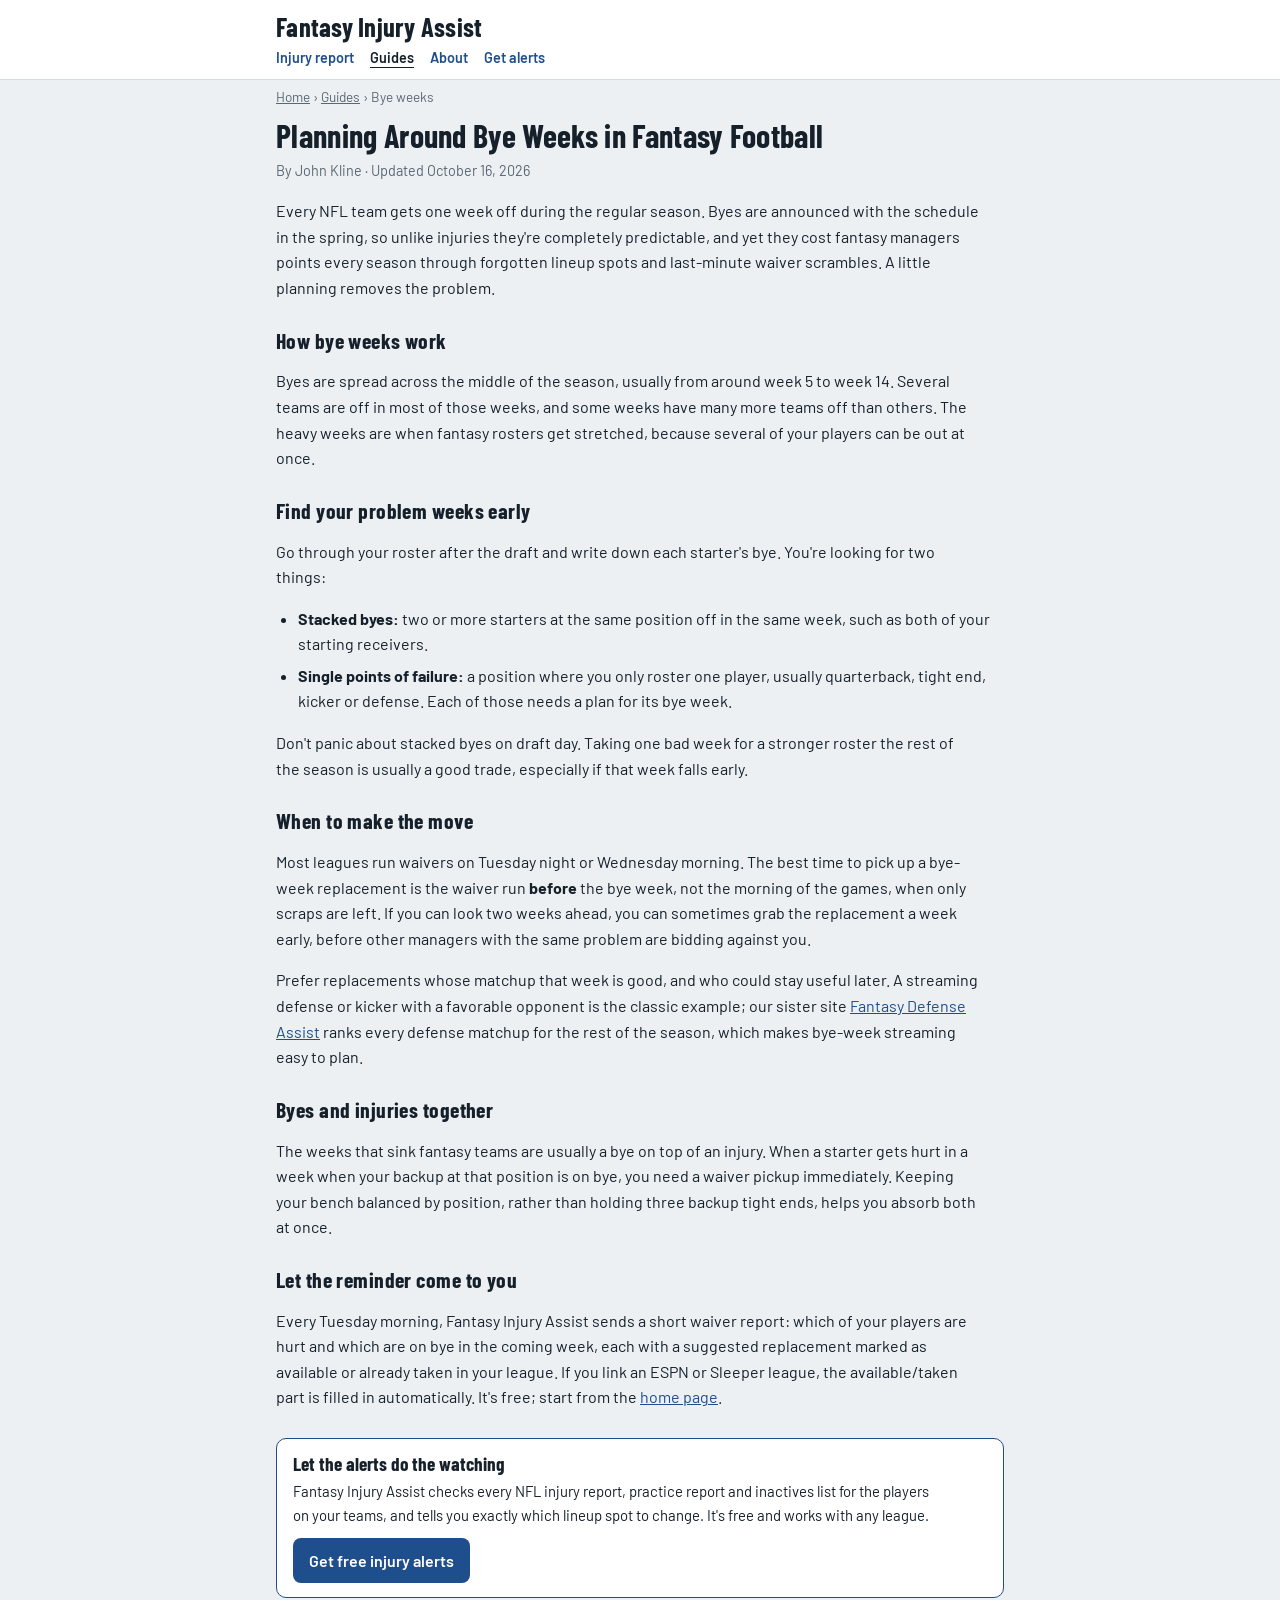
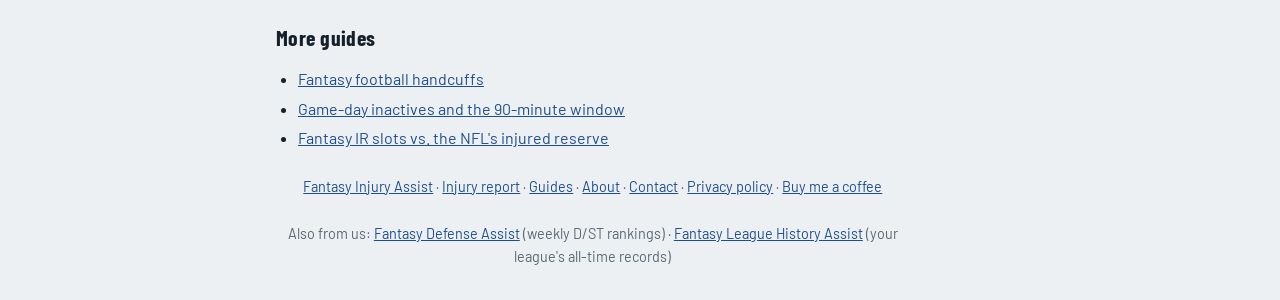
<file: guides/bye-weeks.html>
<!DOCTYPE html>
<html lang="en">
<head>
<meta charset="utf-8">
<meta name="viewport" content="width=device-width, initial-scale=1, viewport-fit=cover">
<title>Planning Around Bye Weeks in Fantasy Football · Fantasy Injury Assist</title>
<meta name="description" content="How NFL bye weeks work, how to spot the weeks that will hurt your roster, and when to start making waiver moves so a bye never leaves an empty lineup spot.">
<link rel="canonical" href="https://fantasyinjuryassist.com/guides/bye-weeks.html">
<meta name="theme-color" content="#15202B">
<meta property="og:type" content="article">
<meta property="og:url" content="https://fantasyinjuryassist.com/guides/bye-weeks.html">
<meta property="og:title" content="Planning Around Bye Weeks in Fantasy Football">
<meta property="og:description" content="How NFL bye weeks work, how to spot the weeks that will hurt your roster, and when to start making waiver moves so a bye never leaves an empty lineup spot.">
<meta property="og:site_name" content="Fantasy Injury Assist">
<meta property="og:image" content="https://fantasyinjuryassist.com/icons/og-image.png">
<meta name="twitter:card" content="summary_large_image">
<meta name="google-adsense-account" content="ca-pub-5134360334819238">
<link rel="icon" type="image/svg+xml" href="../icons/logo.svg">
<link rel="icon" type="image/png" href="../icons/icon-96.png">
<link rel="apple-touch-icon" href="../icons/apple-touch-icon.png">
<link rel="preconnect" href="https://fonts.googleapis.com">
<link rel="preconnect" href="https://fonts.gstatic.com" crossorigin>
<link href="https://fonts.googleapis.com/css2?family=Barlow+Condensed:wght@600;700&family=Barlow:wght@400;500;600&display=swap" rel="stylesheet">
<link rel="stylesheet" href="../app.css">
<link rel="stylesheet" href="../pages.css">
<script type="application/ld+json">{"@context": "https://schema.org", "@type": "BreadcrumbList", "itemListElement": [{"@type": "ListItem", "position": 1, "name": "Home", "item": "https://fantasyinjuryassist.com/"}, {"@type": "ListItem", "position": 2, "name": "Guides", "item": "https://fantasyinjuryassist.com/guides/"}, {"@type": "ListItem", "position": 3, "name": "Bye weeks", "item": "https://fantasyinjuryassist.com/guides/bye-weeks.html"}]}</script><script type="application/ld+json">{"@context": "https://schema.org", "@type": "Article", "headline": "Planning Around Bye Weeks in Fantasy Football", "description": "How NFL bye weeks work, how to spot the weeks that will hurt your roster, and when to start making waiver moves so a bye never leaves an empty lineup spot.", "dateModified": "2026-10-16", "author": {"@type": "Person", "name": "John Kline"}, "publisher": {"@type": "Organization", "name": "Fantasy Injury Assist", "url": "https://fantasyinjuryassist.com/"}, "mainEntityOfPage": "https://fantasyinjuryassist.com/guides/bye-weeks.html"}</script>
</head>
<body>
<header>
  <div class="wrap wide">
    <div class="titlebar"><a class="sitename" href=".././">Fantasy Injury Assist</a></div>
    <nav class="topnav" aria-label="Site"><a href="../injuries.html">Injury report</a><a href="../guides/" aria-current="page">Guides</a><a href="../about.html">About</a><a href=".././">Get alerts</a></nav>
  </div>
</header>
<main class="wrap wide doc">
<nav class="crumbs" aria-label="Breadcrumb"><a href=".././">Home</a> › <a href="../guides/">Guides</a> › <span>Bye weeks</span></nav>
<article>
<h1 class="doc-title">Planning Around Bye Weeks in Fantasy Football</h1>
<p class="sub">By John Kline · Updated October 16, 2026</p>

<p>Every NFL team gets one week off during the regular season. Byes are announced with the schedule in the spring, so unlike injuries they're completely predictable, and yet they cost fantasy managers points every season through forgotten lineup spots and last-minute waiver scrambles. A little planning removes the problem.</p>
<h2>How bye weeks work</h2>

<p>Byes are spread across the middle of the season, usually from around week 5 to week 14. Several teams are off in most of those weeks, and some weeks have many more teams off than others. The heavy weeks are when fantasy rosters get stretched, because several of your players can be out at once.</p>
<h2>Find your problem weeks early</h2>

<p>Go through your roster after the draft and write down each starter's bye. You're looking for two things:</p>
<ul>
<li><b>Stacked byes:</b> two or more starters at the same position off in the same week, such as both of your starting receivers.</li>
<li><b>Single points of failure:</b> a position where you only roster one player, usually quarterback, tight end, kicker or defense. Each of those needs a plan for its bye week.</li>
</ul>
<p>Don't panic about stacked byes on draft day. Taking one bad week for a stronger roster the rest of the season is usually a good trade, especially if that week falls early.</p>
<h2>When to make the move</h2>

<p>Most leagues run waivers on Tuesday night or Wednesday morning. The best time to pick up a bye-week replacement is the waiver run <b>before</b> the bye week, not the morning of the games, when only scraps are left. If you can look two weeks ahead, you can sometimes grab the replacement a week early, before other managers with the same problem are bidding against you.</p>
<p>Prefer replacements whose matchup that week is good, and who could stay useful later. A streaming defense or kicker with a favorable opponent is the classic example; our sister site <a href="https://fantasydefenseassist.com/" target="_blank" rel="noopener">Fantasy Defense Assist</a> ranks every defense matchup for the rest of the season, which makes bye-week streaming easy to plan.</p>
<h2>Byes and injuries together</h2>

<p>The weeks that sink fantasy teams are usually a bye on top of an injury. When a starter gets hurt in a week when your backup at that position is on bye, you need a waiver pickup immediately. Keeping your bench balanced by position, rather than holding three backup tight ends, helps you absorb both at once.</p>
<h2>Let the reminder come to you</h2>

<p>Every Tuesday morning, Fantasy Injury Assist sends a short waiver report: which of your players are hurt and which are on bye in the coming week, each with a suggested replacement marked as available or already taken in your league. If you link an ESPN or Sleeper league, the available/taken part is filled in automatically. It's free; start from the <a href="../">home page</a>.</p>
<div class="ctabox"><h3>Let the alerts do the watching</h3><p>Fantasy Injury Assist checks every NFL injury report, practice report and inactives list for the players on your teams, and tells you exactly which lineup spot to change. It's free and works with any league.</p><a class="btn" href="../">Get free injury alerts</a></div>
<h2>More guides</h2>
<ul class="morelist"><li><a href="handcuffs.html">Fantasy football handcuffs</a></li><li><a href="game-day-inactives.html">Game-day inactives and the 90-minute window</a></li><li><a href="fantasy-ir-slots.html">Fantasy IR slots vs. the NFL's injured reserve</a></li></ul>
</article>
  <aside class="adwrap" id="adbox" hidden aria-label="Advertisement"></aside>
  <p class="foot sub"><a href=".././">Fantasy Injury Assist</a> · <a href="../injuries.html">Injury report</a> · <a href="../guides/">Guides</a> · <a href="../about.html">About</a> · <a href="../contact.html">Contact</a> · <a href="../privacy.html">Privacy policy</a> · <a href="https://buymeacoffee.com/jrkline1116" target="_blank" rel="noopener">Buy me a coffee</a></p>
  <p class="foot sub">Also from us: <a href="https://fantasydefenseassist.com/" target="_blank" rel="noopener">Fantasy Defense Assist</a> (weekly D/ST rankings) · <a href="https://fantasyleaguehistoryassist.com/" target="_blank" rel="noopener">Fantasy League History Assist</a> (your league's all-time records)</p>
</main>
<script src="../config.js"></script>
<script src="../ads.js"></script>
</body>
</html>
</file>
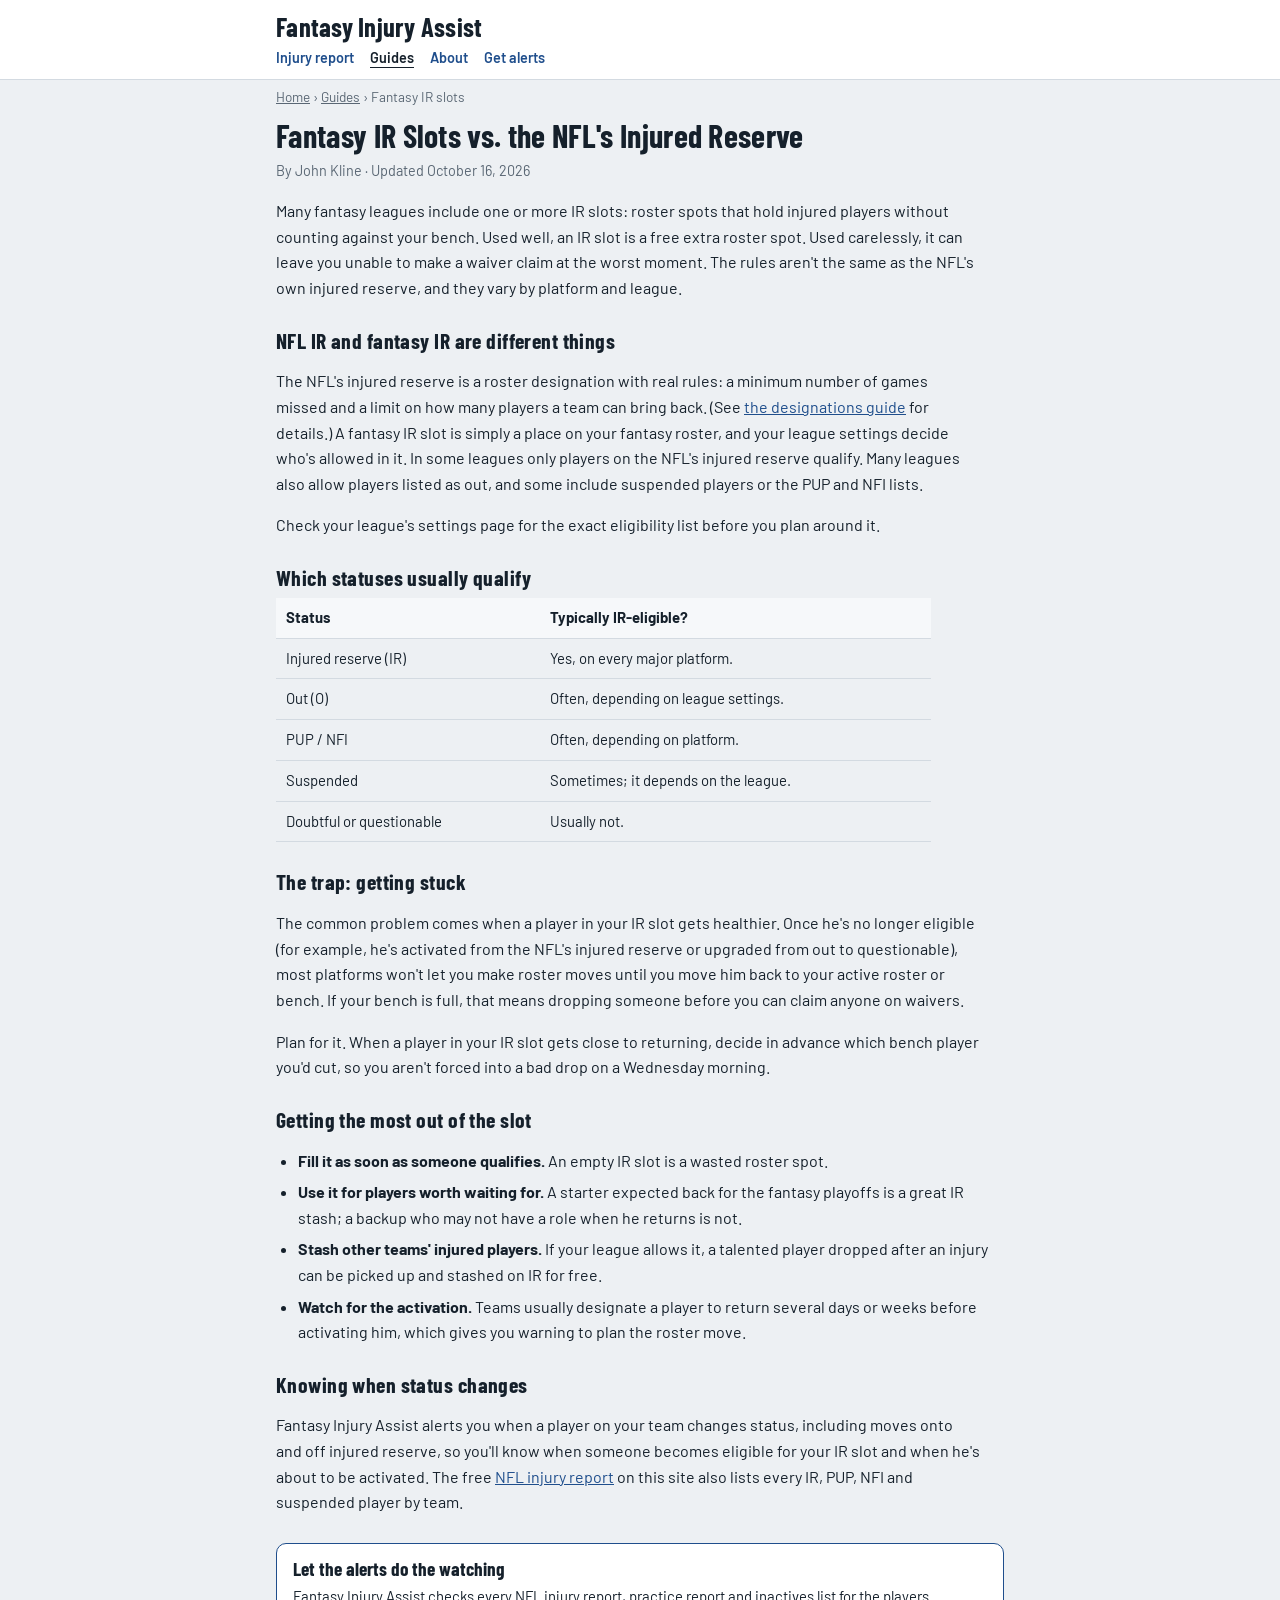
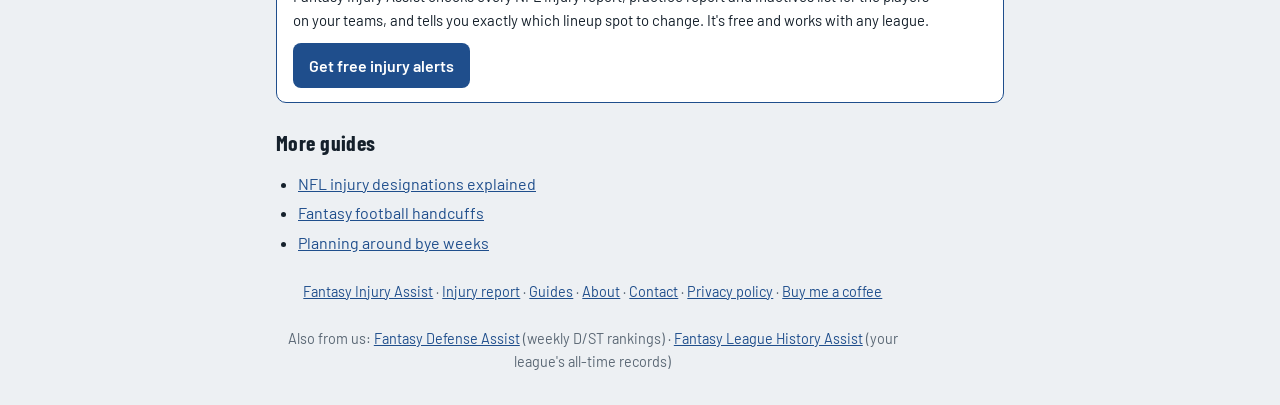
<file: guides/fantasy-ir-slots.html>
<!DOCTYPE html>
<html lang="en">
<head>
<meta charset="utf-8">
<meta name="viewport" content="width=device-width, initial-scale=1, viewport-fit=cover">
<title>Fantasy IR Slots vs. the NFL's Injured Reserve · Fantasy Injury Assist</title>
<meta name="description" content="How fantasy football IR slots work on ESPN, Sleeper and Yahoo, which injury designations make a player eligible, and how to use the slot to gain a roster spot.">
<link rel="canonical" href="https://fantasyinjuryassist.com/guides/fantasy-ir-slots.html">
<meta name="theme-color" content="#15202B">
<meta property="og:type" content="article">
<meta property="og:url" content="https://fantasyinjuryassist.com/guides/fantasy-ir-slots.html">
<meta property="og:title" content="Fantasy IR Slots vs. the NFL's Injured Reserve">
<meta property="og:description" content="How fantasy football IR slots work on ESPN, Sleeper and Yahoo, which injury designations make a player eligible, and how to use the slot to gain a roster spot.">
<meta property="og:site_name" content="Fantasy Injury Assist">
<meta property="og:image" content="https://fantasyinjuryassist.com/icons/og-image.png">
<meta name="twitter:card" content="summary_large_image">
<meta name="google-adsense-account" content="ca-pub-5134360334819238">
<link rel="icon" type="image/svg+xml" href="../icons/logo.svg">
<link rel="icon" type="image/png" href="../icons/icon-96.png">
<link rel="apple-touch-icon" href="../icons/apple-touch-icon.png">
<link rel="preconnect" href="https://fonts.googleapis.com">
<link rel="preconnect" href="https://fonts.gstatic.com" crossorigin>
<link href="https://fonts.googleapis.com/css2?family=Barlow+Condensed:wght@600;700&family=Barlow:wght@400;500;600&display=swap" rel="stylesheet">
<link rel="stylesheet" href="../app.css">
<link rel="stylesheet" href="../pages.css">
<script type="application/ld+json">{"@context": "https://schema.org", "@type": "BreadcrumbList", "itemListElement": [{"@type": "ListItem", "position": 1, "name": "Home", "item": "https://fantasyinjuryassist.com/"}, {"@type": "ListItem", "position": 2, "name": "Guides", "item": "https://fantasyinjuryassist.com/guides/"}, {"@type": "ListItem", "position": 3, "name": "Fantasy IR slots", "item": "https://fantasyinjuryassist.com/guides/fantasy-ir-slots.html"}]}</script><script type="application/ld+json">{"@context": "https://schema.org", "@type": "Article", "headline": "Fantasy IR Slots vs. the NFL's Injured Reserve", "description": "How fantasy football IR slots work on ESPN, Sleeper and Yahoo, which injury designations make a player eligible, and how to use the slot to gain a roster spot.", "dateModified": "2026-10-16", "author": {"@type": "Person", "name": "John Kline"}, "publisher": {"@type": "Organization", "name": "Fantasy Injury Assist", "url": "https://fantasyinjuryassist.com/"}, "mainEntityOfPage": "https://fantasyinjuryassist.com/guides/fantasy-ir-slots.html"}</script>
</head>
<body>
<header>
  <div class="wrap wide">
    <div class="titlebar"><a class="sitename" href=".././">Fantasy Injury Assist</a></div>
    <nav class="topnav" aria-label="Site"><a href="../injuries.html">Injury report</a><a href="../guides/" aria-current="page">Guides</a><a href="../about.html">About</a><a href=".././">Get alerts</a></nav>
  </div>
</header>
<main class="wrap wide doc">
<nav class="crumbs" aria-label="Breadcrumb"><a href=".././">Home</a> › <a href="../guides/">Guides</a> › <span>Fantasy IR slots</span></nav>
<article>
<h1 class="doc-title">Fantasy IR Slots vs. the NFL's Injured Reserve</h1>
<p class="sub">By John Kline · Updated October 16, 2026</p>

<p>Many fantasy leagues include one or more IR slots: roster spots that hold injured players without counting against your bench. Used well, an IR slot is a free extra roster spot. Used carelessly, it can leave you unable to make a waiver claim at the worst moment. The rules aren't the same as the NFL's own injured reserve, and they vary by platform and league.</p>
<h2>NFL IR and fantasy IR are different things</h2>

<p>The NFL's injured reserve is a roster designation with real rules: a minimum number of games missed and a limit on how many players a team can bring back. (See <a href="nfl-injury-designations.html">the designations guide</a> for details.) A fantasy IR slot is simply a place on your fantasy roster, and your league settings decide who's allowed in it. In some leagues only players on the NFL's injured reserve qualify. Many leagues also allow players listed as out, and some include suspended players or the PUP and NFI lists.</p>
<p>Check your league's settings page for the exact eligibility list before you plan around it.</p>
<h2>Which statuses usually qualify</h2>

<table class="grid">
<tr><th>Status</th><th>Typically IR-eligible?</th></tr>
<tr><td>Injured reserve (IR)</td><td>Yes, on every major platform.</td></tr>
<tr><td>Out (O)</td><td>Often, depending on league settings.</td></tr>
<tr><td>PUP / NFI</td><td>Often, depending on platform.</td></tr>
<tr><td>Suspended</td><td>Sometimes; it depends on the league.</td></tr>
<tr><td>Doubtful or questionable</td><td>Usually not.</td></tr>
</table>
<h2>The trap: getting stuck</h2>

<p>The common problem comes when a player in your IR slot gets healthier. Once he's no longer eligible (for example, he's activated from the NFL's injured reserve or upgraded from out to questionable), most platforms won't let you make roster moves until you move him back to your active roster or bench. If your bench is full, that means dropping someone before you can claim anyone on waivers.</p>
<p>Plan for it. When a player in your IR slot gets close to returning, decide in advance which bench player you'd cut, so you aren't forced into a bad drop on a Wednesday morning.</p>
<h2>Getting the most out of the slot</h2>

<ul>
<li><b>Fill it as soon as someone qualifies.</b> An empty IR slot is a wasted roster spot.</li>
<li><b>Use it for players worth waiting for.</b> A starter expected back for the fantasy playoffs is a great IR stash; a backup who may not have a role when he returns is not.</li>
<li><b>Stash other teams' injured players.</b> If your league allows it, a talented player dropped after an injury can be picked up and stashed on IR for free.</li>
<li><b>Watch for the activation.</b> Teams usually designate a player to return several days or weeks before activating him, which gives you warning to plan the roster move.</li>
</ul>
<h2>Knowing when status changes</h2>

<p>Fantasy Injury Assist alerts you when a player on your team changes status, including moves onto and off injured reserve, so you'll know when someone becomes eligible for your IR slot and when he's about to be activated. The free <a href="../injuries.html">NFL injury report</a> on this site also lists every IR, PUP, NFI and suspended player by team.</p>
<div class="ctabox"><h3>Let the alerts do the watching</h3><p>Fantasy Injury Assist checks every NFL injury report, practice report and inactives list for the players on your teams, and tells you exactly which lineup spot to change. It's free and works with any league.</p><a class="btn" href="../">Get free injury alerts</a></div>
<h2>More guides</h2>
<ul class="morelist"><li><a href="nfl-injury-designations.html">NFL injury designations explained</a></li><li><a href="handcuffs.html">Fantasy football handcuffs</a></li><li><a href="bye-weeks.html">Planning around bye weeks</a></li></ul>
</article>
  <aside class="adwrap" id="adbox" hidden aria-label="Advertisement"></aside>
  <p class="foot sub"><a href=".././">Fantasy Injury Assist</a> · <a href="../injuries.html">Injury report</a> · <a href="../guides/">Guides</a> · <a href="../about.html">About</a> · <a href="../contact.html">Contact</a> · <a href="../privacy.html">Privacy policy</a> · <a href="https://buymeacoffee.com/jrkline1116" target="_blank" rel="noopener">Buy me a coffee</a></p>
  <p class="foot sub">Also from us: <a href="https://fantasydefenseassist.com/" target="_blank" rel="noopener">Fantasy Defense Assist</a> (weekly D/ST rankings) · <a href="https://fantasyleaguehistoryassist.com/" target="_blank" rel="noopener">Fantasy League History Assist</a> (your league's all-time records)</p>
</main>
<script src="../config.js"></script>
<script src="../ads.js"></script>
</body>
</html>
</file>
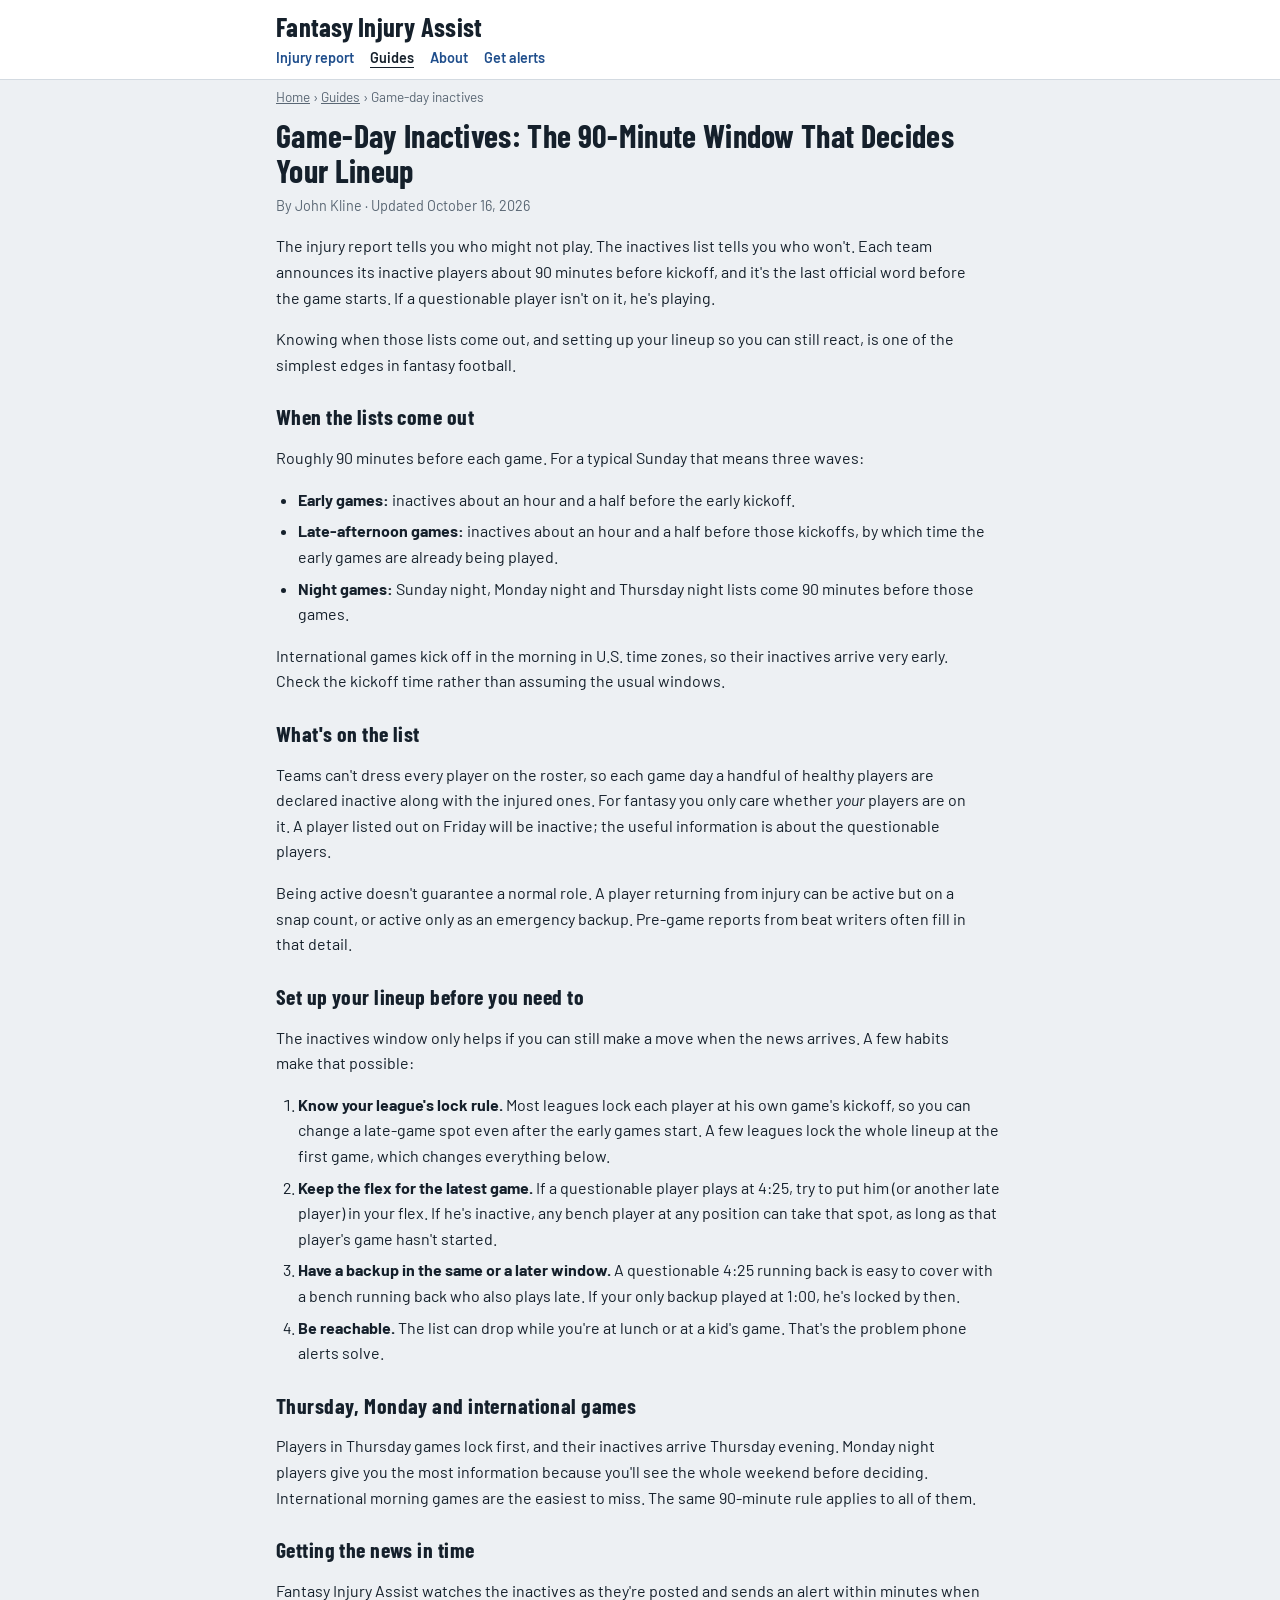
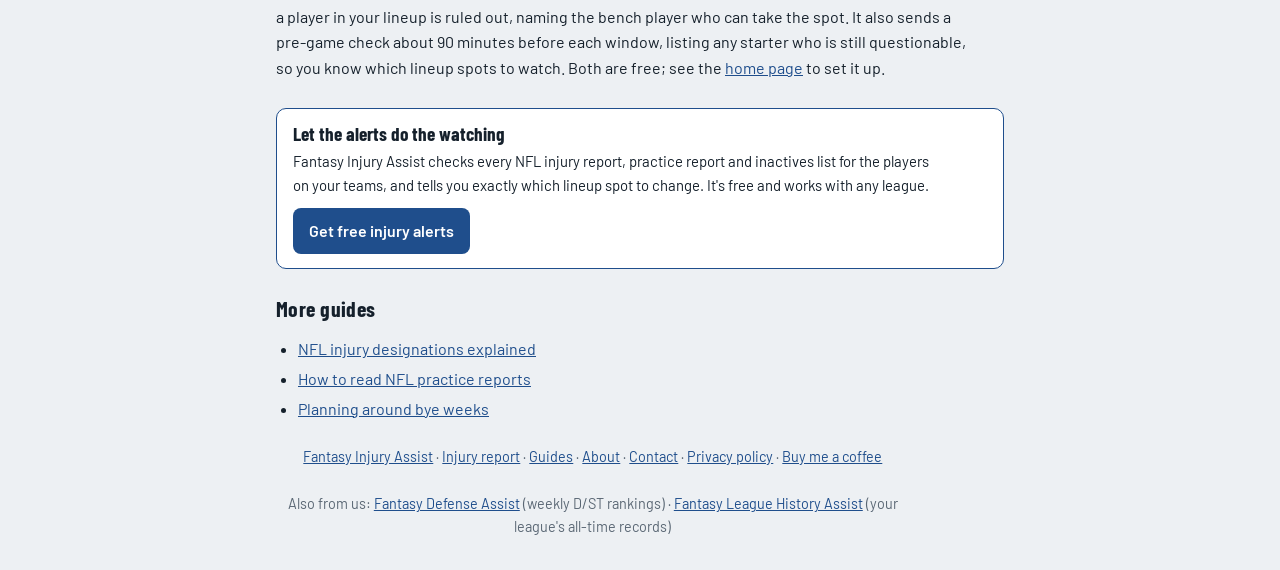
<file: guides/game-day-inactives.html>
<!DOCTYPE html>
<html lang="en">
<head>
<meta charset="utf-8">
<meta name="viewport" content="width=device-width, initial-scale=1, viewport-fit=cover">
<title>Game-Day Inactives: The 90-Minute Window That Decides Your Lineup · Fantasy Injury Assist</title>
<meta name="description" content="When NFL inactives are released, how to use them with questionable players, and how to set up your lineup so a late scratch doesn't cost you a week.">
<link rel="canonical" href="https://fantasyinjuryassist.com/guides/game-day-inactives.html">
<meta name="theme-color" content="#15202B">
<meta property="og:type" content="article">
<meta property="og:url" content="https://fantasyinjuryassist.com/guides/game-day-inactives.html">
<meta property="og:title" content="Game-Day Inactives: The 90-Minute Window That Decides Your Lineup">
<meta property="og:description" content="When NFL inactives are released, how to use them with questionable players, and how to set up your lineup so a late scratch doesn't cost you a week.">
<meta property="og:site_name" content="Fantasy Injury Assist">
<meta property="og:image" content="https://fantasyinjuryassist.com/icons/og-image.png">
<meta name="twitter:card" content="summary_large_image">
<meta name="google-adsense-account" content="ca-pub-5134360334819238">
<link rel="icon" type="image/svg+xml" href="../icons/logo.svg">
<link rel="icon" type="image/png" href="../icons/icon-96.png">
<link rel="apple-touch-icon" href="../icons/apple-touch-icon.png">
<link rel="preconnect" href="https://fonts.googleapis.com">
<link rel="preconnect" href="https://fonts.gstatic.com" crossorigin>
<link href="https://fonts.googleapis.com/css2?family=Barlow+Condensed:wght@600;700&family=Barlow:wght@400;500;600&display=swap" rel="stylesheet">
<link rel="stylesheet" href="../app.css">
<link rel="stylesheet" href="../pages.css">
<script type="application/ld+json">{"@context": "https://schema.org", "@type": "BreadcrumbList", "itemListElement": [{"@type": "ListItem", "position": 1, "name": "Home", "item": "https://fantasyinjuryassist.com/"}, {"@type": "ListItem", "position": 2, "name": "Guides", "item": "https://fantasyinjuryassist.com/guides/"}, {"@type": "ListItem", "position": 3, "name": "Game-day inactives", "item": "https://fantasyinjuryassist.com/guides/game-day-inactives.html"}]}</script><script type="application/ld+json">{"@context": "https://schema.org", "@type": "Article", "headline": "Game-Day Inactives: The 90-Minute Window That Decides Your Lineup", "description": "When NFL inactives are released, how to use them with questionable players, and how to set up your lineup so a late scratch doesn't cost you a week.", "dateModified": "2026-10-16", "author": {"@type": "Person", "name": "John Kline"}, "publisher": {"@type": "Organization", "name": "Fantasy Injury Assist", "url": "https://fantasyinjuryassist.com/"}, "mainEntityOfPage": "https://fantasyinjuryassist.com/guides/game-day-inactives.html"}</script>
</head>
<body>
<header>
  <div class="wrap wide">
    <div class="titlebar"><a class="sitename" href=".././">Fantasy Injury Assist</a></div>
    <nav class="topnav" aria-label="Site"><a href="../injuries.html">Injury report</a><a href="../guides/" aria-current="page">Guides</a><a href="../about.html">About</a><a href=".././">Get alerts</a></nav>
  </div>
</header>
<main class="wrap wide doc">
<nav class="crumbs" aria-label="Breadcrumb"><a href=".././">Home</a> › <a href="../guides/">Guides</a> › <span>Game-day inactives</span></nav>
<article>
<h1 class="doc-title">Game-Day Inactives: The 90-Minute Window That Decides Your Lineup</h1>
<p class="sub">By John Kline · Updated October 16, 2026</p>

<p>The injury report tells you who might not play. The inactives list tells you who won't. Each team announces its inactive players about 90 minutes before kickoff, and it's the last official word before the game starts. If a questionable player isn't on it, he's playing.</p>
<p>Knowing when those lists come out, and setting up your lineup so you can still react, is one of the simplest edges in fantasy football.</p>
<h2>When the lists come out</h2>

<p>Roughly 90 minutes before each game. For a typical Sunday that means three waves:</p>
<ul>
<li><b>Early games:</b> inactives about an hour and a half before the early kickoff.</li>
<li><b>Late-afternoon games:</b> inactives about an hour and a half before those kickoffs, by which time the early games are already being played.</li>
<li><b>Night games:</b> Sunday night, Monday night and Thursday night lists come 90 minutes before those games.</li>
</ul>
<p>International games kick off in the morning in U.S. time zones, so their inactives arrive very early. Check the kickoff time rather than assuming the usual windows.</p>
<h2>What's on the list</h2>

<p>Teams can't dress every player on the roster, so each game day a handful of healthy players are declared inactive along with the injured ones. For fantasy you only care whether <i>your</i> players are on it. A player listed out on Friday will be inactive; the useful information is about the questionable players.</p>
<p>Being active doesn't guarantee a normal role. A player returning from injury can be active but on a snap count, or active only as an emergency backup. Pre-game reports from beat writers often fill in that detail.</p>
<h2>Set up your lineup before you need to</h2>

<p>The inactives window only helps if you can still make a move when the news arrives. A few habits make that possible:</p>
<ol>
<li><b>Know your league's lock rule.</b> Most leagues lock each player at his own game's kickoff, so you can change a late-game spot even after the early games start. A few leagues lock the whole lineup at the first game, which changes everything below.</li>
<li><b>Keep the flex for the latest game.</b> If a questionable player plays at 4:25, try to put him (or another late player) in your flex. If he's inactive, any bench player at any position can take that spot, as long as that player's game hasn't started.</li>
<li><b>Have a backup in the same or a later window.</b> A questionable 4:25 running back is easy to cover with a bench running back who also plays late. If your only backup played at 1:00, he's locked by then.</li>
<li><b>Be reachable.</b> The list can drop while you're at lunch or at a kid's game. That's the problem phone alerts solve.</li>
</ol>
<h2>Thursday, Monday and international games</h2>

<p>Players in Thursday games lock first, and their inactives arrive Thursday evening. Monday night players give you the most information because you'll see the whole weekend before deciding. International morning games are the easiest to miss. The same 90-minute rule applies to all of them.</p>
<h2>Getting the news in time</h2>

<p>Fantasy Injury Assist watches the inactives as they're posted and sends an alert within minutes when a player in your lineup is ruled out, naming the bench player who can take the spot. It also sends a pre-game check about 90 minutes before each window, listing any starter who is still questionable, so you know which lineup spots to watch. Both are free; see the <a href="../">home page</a> to set it up.</p>
<div class="ctabox"><h3>Let the alerts do the watching</h3><p>Fantasy Injury Assist checks every NFL injury report, practice report and inactives list for the players on your teams, and tells you exactly which lineup spot to change. It's free and works with any league.</p><a class="btn" href="../">Get free injury alerts</a></div>
<h2>More guides</h2>
<ul class="morelist"><li><a href="nfl-injury-designations.html">NFL injury designations explained</a></li><li><a href="practice-reports.html">How to read NFL practice reports</a></li><li><a href="bye-weeks.html">Planning around bye weeks</a></li></ul>
</article>
  <aside class="adwrap" id="adbox" hidden aria-label="Advertisement"></aside>
  <p class="foot sub"><a href=".././">Fantasy Injury Assist</a> · <a href="../injuries.html">Injury report</a> · <a href="../guides/">Guides</a> · <a href="../about.html">About</a> · <a href="../contact.html">Contact</a> · <a href="../privacy.html">Privacy policy</a> · <a href="https://buymeacoffee.com/jrkline1116" target="_blank" rel="noopener">Buy me a coffee</a></p>
  <p class="foot sub">Also from us: <a href="https://fantasydefenseassist.com/" target="_blank" rel="noopener">Fantasy Defense Assist</a> (weekly D/ST rankings) · <a href="https://fantasyleaguehistoryassist.com/" target="_blank" rel="noopener">Fantasy League History Assist</a> (your league's all-time records)</p>
</main>
<script src="../config.js"></script>
<script src="../ads.js"></script>
</body>
</html>
</file>
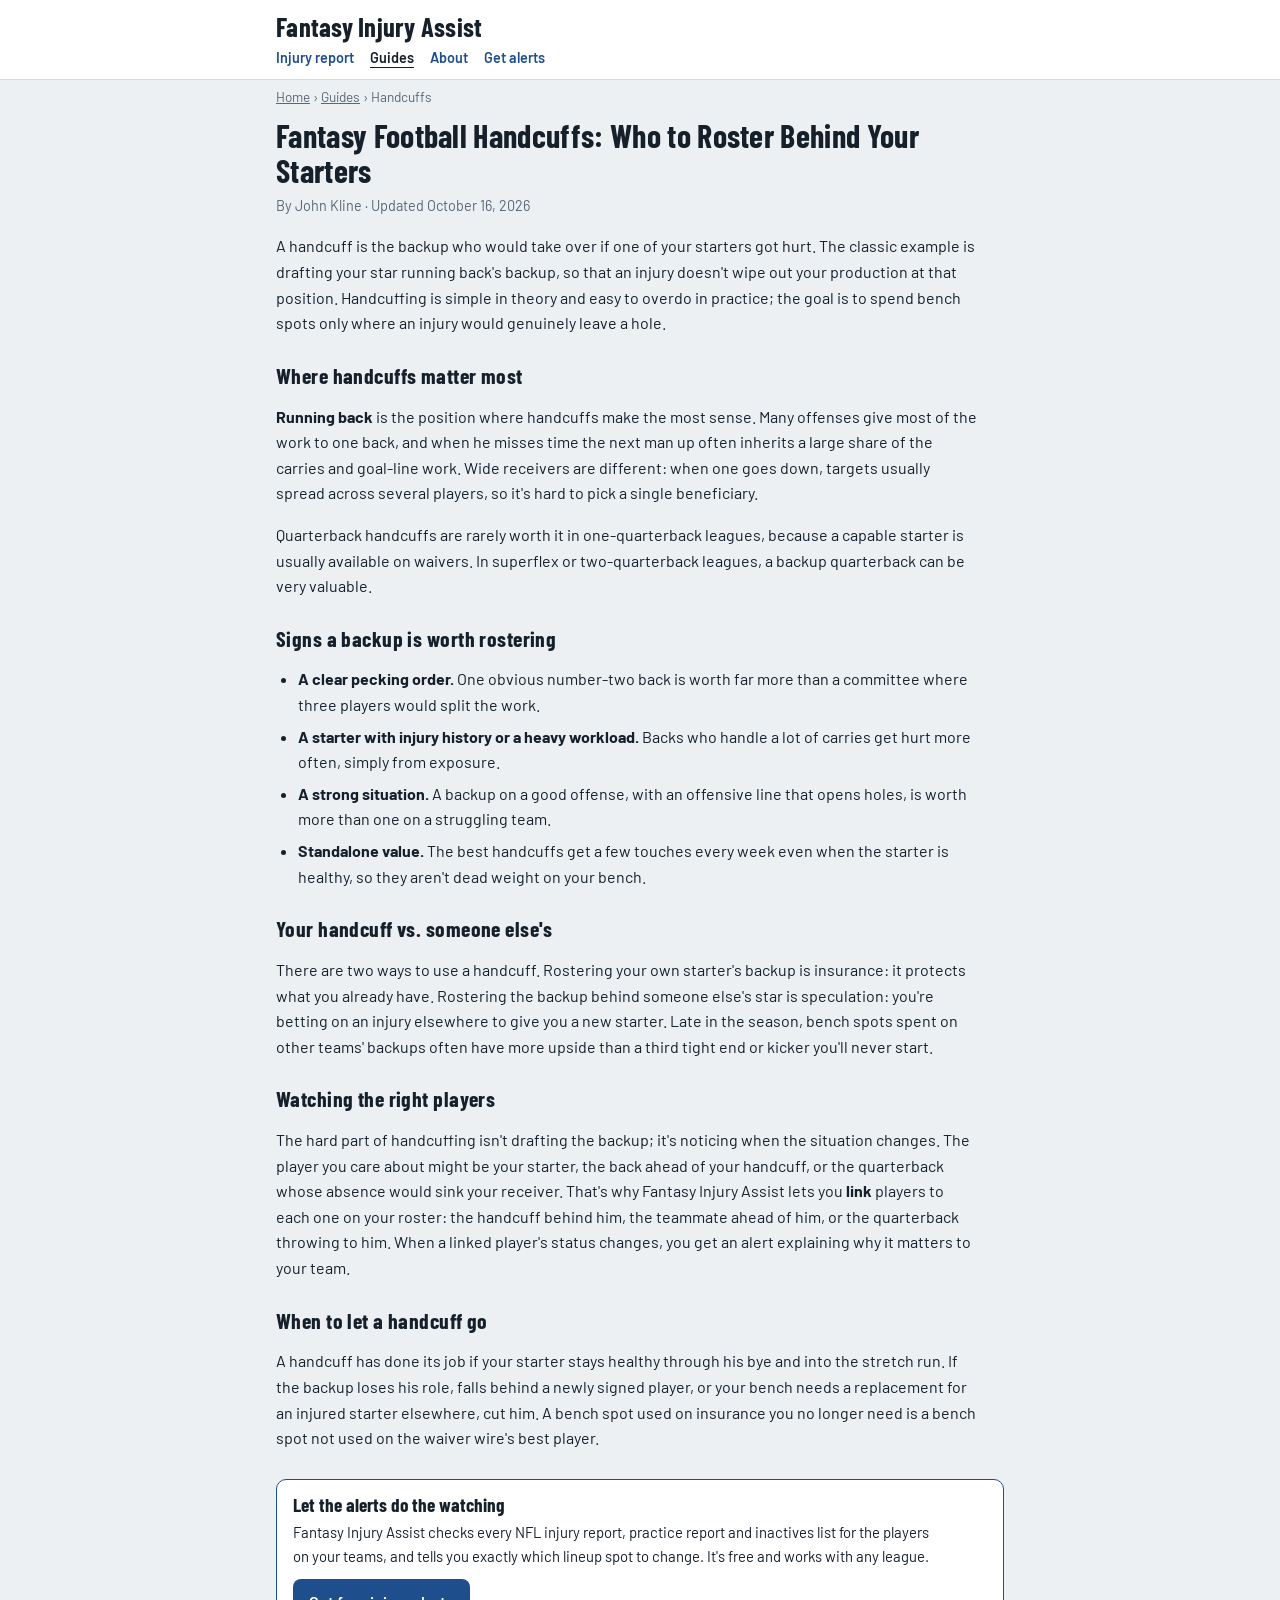
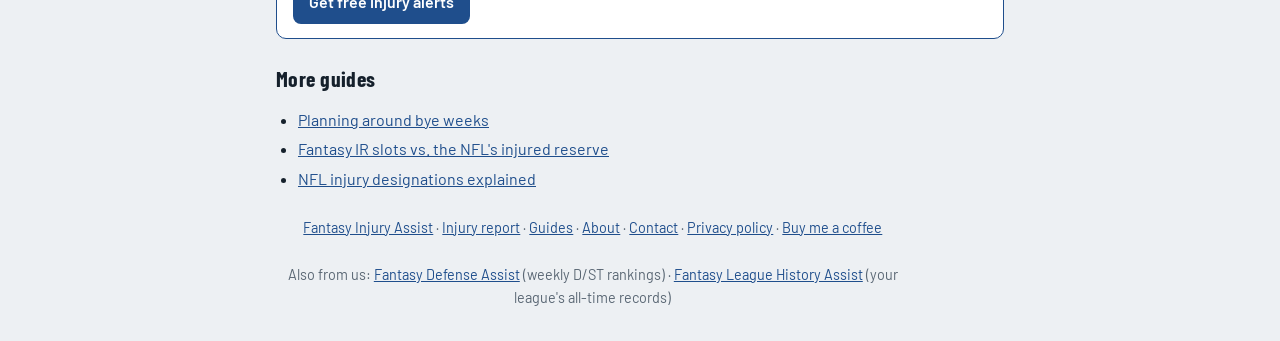
<file: guides/handcuffs.html>
<!DOCTYPE html>
<html lang="en">
<head>
<meta charset="utf-8">
<meta name="viewport" content="width=device-width, initial-scale=1, viewport-fit=cover">
<title>Fantasy Football Handcuffs: Who to Roster Behind Your Starters · Fantasy Injury Assist</title>
<meta name="description" content="What a handcuff is, which positions and situations make one worth a roster spot, and how to keep track of the players whose injuries change your team.">
<link rel="canonical" href="https://fantasyinjuryassist.com/guides/handcuffs.html">
<meta name="theme-color" content="#15202B">
<meta property="og:type" content="article">
<meta property="og:url" content="https://fantasyinjuryassist.com/guides/handcuffs.html">
<meta property="og:title" content="Fantasy Football Handcuffs: Who to Roster Behind Your Starters">
<meta property="og:description" content="What a handcuff is, which positions and situations make one worth a roster spot, and how to keep track of the players whose injuries change your team.">
<meta property="og:site_name" content="Fantasy Injury Assist">
<meta property="og:image" content="https://fantasyinjuryassist.com/icons/og-image.png">
<meta name="twitter:card" content="summary_large_image">
<meta name="google-adsense-account" content="ca-pub-5134360334819238">
<link rel="icon" type="image/svg+xml" href="../icons/logo.svg">
<link rel="icon" type="image/png" href="../icons/icon-96.png">
<link rel="apple-touch-icon" href="../icons/apple-touch-icon.png">
<link rel="preconnect" href="https://fonts.googleapis.com">
<link rel="preconnect" href="https://fonts.gstatic.com" crossorigin>
<link href="https://fonts.googleapis.com/css2?family=Barlow+Condensed:wght@600;700&family=Barlow:wght@400;500;600&display=swap" rel="stylesheet">
<link rel="stylesheet" href="../app.css">
<link rel="stylesheet" href="../pages.css">
<script type="application/ld+json">{"@context": "https://schema.org", "@type": "BreadcrumbList", "itemListElement": [{"@type": "ListItem", "position": 1, "name": "Home", "item": "https://fantasyinjuryassist.com/"}, {"@type": "ListItem", "position": 2, "name": "Guides", "item": "https://fantasyinjuryassist.com/guides/"}, {"@type": "ListItem", "position": 3, "name": "Handcuffs", "item": "https://fantasyinjuryassist.com/guides/handcuffs.html"}]}</script><script type="application/ld+json">{"@context": "https://schema.org", "@type": "Article", "headline": "Fantasy Football Handcuffs: Who to Roster Behind Your Starters", "description": "What a handcuff is, which positions and situations make one worth a roster spot, and how to keep track of the players whose injuries change your team.", "dateModified": "2026-10-16", "author": {"@type": "Person", "name": "John Kline"}, "publisher": {"@type": "Organization", "name": "Fantasy Injury Assist", "url": "https://fantasyinjuryassist.com/"}, "mainEntityOfPage": "https://fantasyinjuryassist.com/guides/handcuffs.html"}</script>
</head>
<body>
<header>
  <div class="wrap wide">
    <div class="titlebar"><a class="sitename" href=".././">Fantasy Injury Assist</a></div>
    <nav class="topnav" aria-label="Site"><a href="../injuries.html">Injury report</a><a href="../guides/" aria-current="page">Guides</a><a href="../about.html">About</a><a href=".././">Get alerts</a></nav>
  </div>
</header>
<main class="wrap wide doc">
<nav class="crumbs" aria-label="Breadcrumb"><a href=".././">Home</a> › <a href="../guides/">Guides</a> › <span>Handcuffs</span></nav>
<article>
<h1 class="doc-title">Fantasy Football Handcuffs: Who to Roster Behind Your Starters</h1>
<p class="sub">By John Kline · Updated October 16, 2026</p>

<p>A handcuff is the backup who would take over if one of your starters got hurt. The classic example is drafting your star running back's backup, so that an injury doesn't wipe out your production at that position. Handcuffing is simple in theory and easy to overdo in practice; the goal is to spend bench spots only where an injury would genuinely leave a hole.</p>
<h2>Where handcuffs matter most</h2>

<p><b>Running back</b> is the position where handcuffs make the most sense. Many offenses give most of the work to one back, and when he misses time the next man up often inherits a large share of the carries and goal-line work. Wide receivers are different: when one goes down, targets usually spread across several players, so it's hard to pick a single beneficiary.</p>
<p>Quarterback handcuffs are rarely worth it in one-quarterback leagues, because a capable starter is usually available on waivers. In superflex or two-quarterback leagues, a backup quarterback can be very valuable.</p>
<h2>Signs a backup is worth rostering</h2>

<ul>
<li><b>A clear pecking order.</b> One obvious number-two back is worth far more than a committee where three players would split the work.</li>
<li><b>A starter with injury history or a heavy workload.</b> Backs who handle a lot of carries get hurt more often, simply from exposure.</li>
<li><b>A strong situation.</b> A backup on a good offense, with an offensive line that opens holes, is worth more than one on a struggling team.</li>
<li><b>Standalone value.</b> The best handcuffs get a few touches every week even when the starter is healthy, so they aren't dead weight on your bench.</li>
</ul>
<h2>Your handcuff vs. someone else's</h2>

<p>There are two ways to use a handcuff. Rostering your own starter's backup is insurance: it protects what you already have. Rostering the backup behind someone else's star is speculation: you're betting on an injury elsewhere to give you a new starter. Late in the season, bench spots spent on other teams' backups often have more upside than a third tight end or kicker you'll never start.</p>
<h2>Watching the right players</h2>

<p>The hard part of handcuffing isn't drafting the backup; it's noticing when the situation changes. The player you care about might be your starter, the back ahead of your handcuff, or the quarterback whose absence would sink your receiver. That's why Fantasy Injury Assist lets you <b>link</b> players to each one on your roster: the handcuff behind him, the teammate ahead of him, or the quarterback throwing to him. When a linked player's status changes, you get an alert explaining why it matters to your team.</p>
<h2>When to let a handcuff go</h2>

<p>A handcuff has done its job if your starter stays healthy through his bye and into the stretch run. If the backup loses his role, falls behind a newly signed player, or your bench needs a replacement for an injured starter elsewhere, cut him. A bench spot used on insurance you no longer need is a bench spot not used on the waiver wire's best player.</p>
<div class="ctabox"><h3>Let the alerts do the watching</h3><p>Fantasy Injury Assist checks every NFL injury report, practice report and inactives list for the players on your teams, and tells you exactly which lineup spot to change. It's free and works with any league.</p><a class="btn" href="../">Get free injury alerts</a></div>
<h2>More guides</h2>
<ul class="morelist"><li><a href="bye-weeks.html">Planning around bye weeks</a></li><li><a href="fantasy-ir-slots.html">Fantasy IR slots vs. the NFL's injured reserve</a></li><li><a href="nfl-injury-designations.html">NFL injury designations explained</a></li></ul>
</article>
  <aside class="adwrap" id="adbox" hidden aria-label="Advertisement"></aside>
  <p class="foot sub"><a href=".././">Fantasy Injury Assist</a> · <a href="../injuries.html">Injury report</a> · <a href="../guides/">Guides</a> · <a href="../about.html">About</a> · <a href="../contact.html">Contact</a> · <a href="../privacy.html">Privacy policy</a> · <a href="https://buymeacoffee.com/jrkline1116" target="_blank" rel="noopener">Buy me a coffee</a></p>
  <p class="foot sub">Also from us: <a href="https://fantasydefenseassist.com/" target="_blank" rel="noopener">Fantasy Defense Assist</a> (weekly D/ST rankings) · <a href="https://fantasyleaguehistoryassist.com/" target="_blank" rel="noopener">Fantasy League History Assist</a> (your league's all-time records)</p>
</main>
<script src="../config.js"></script>
<script src="../ads.js"></script>
</body>
</html>
</file>
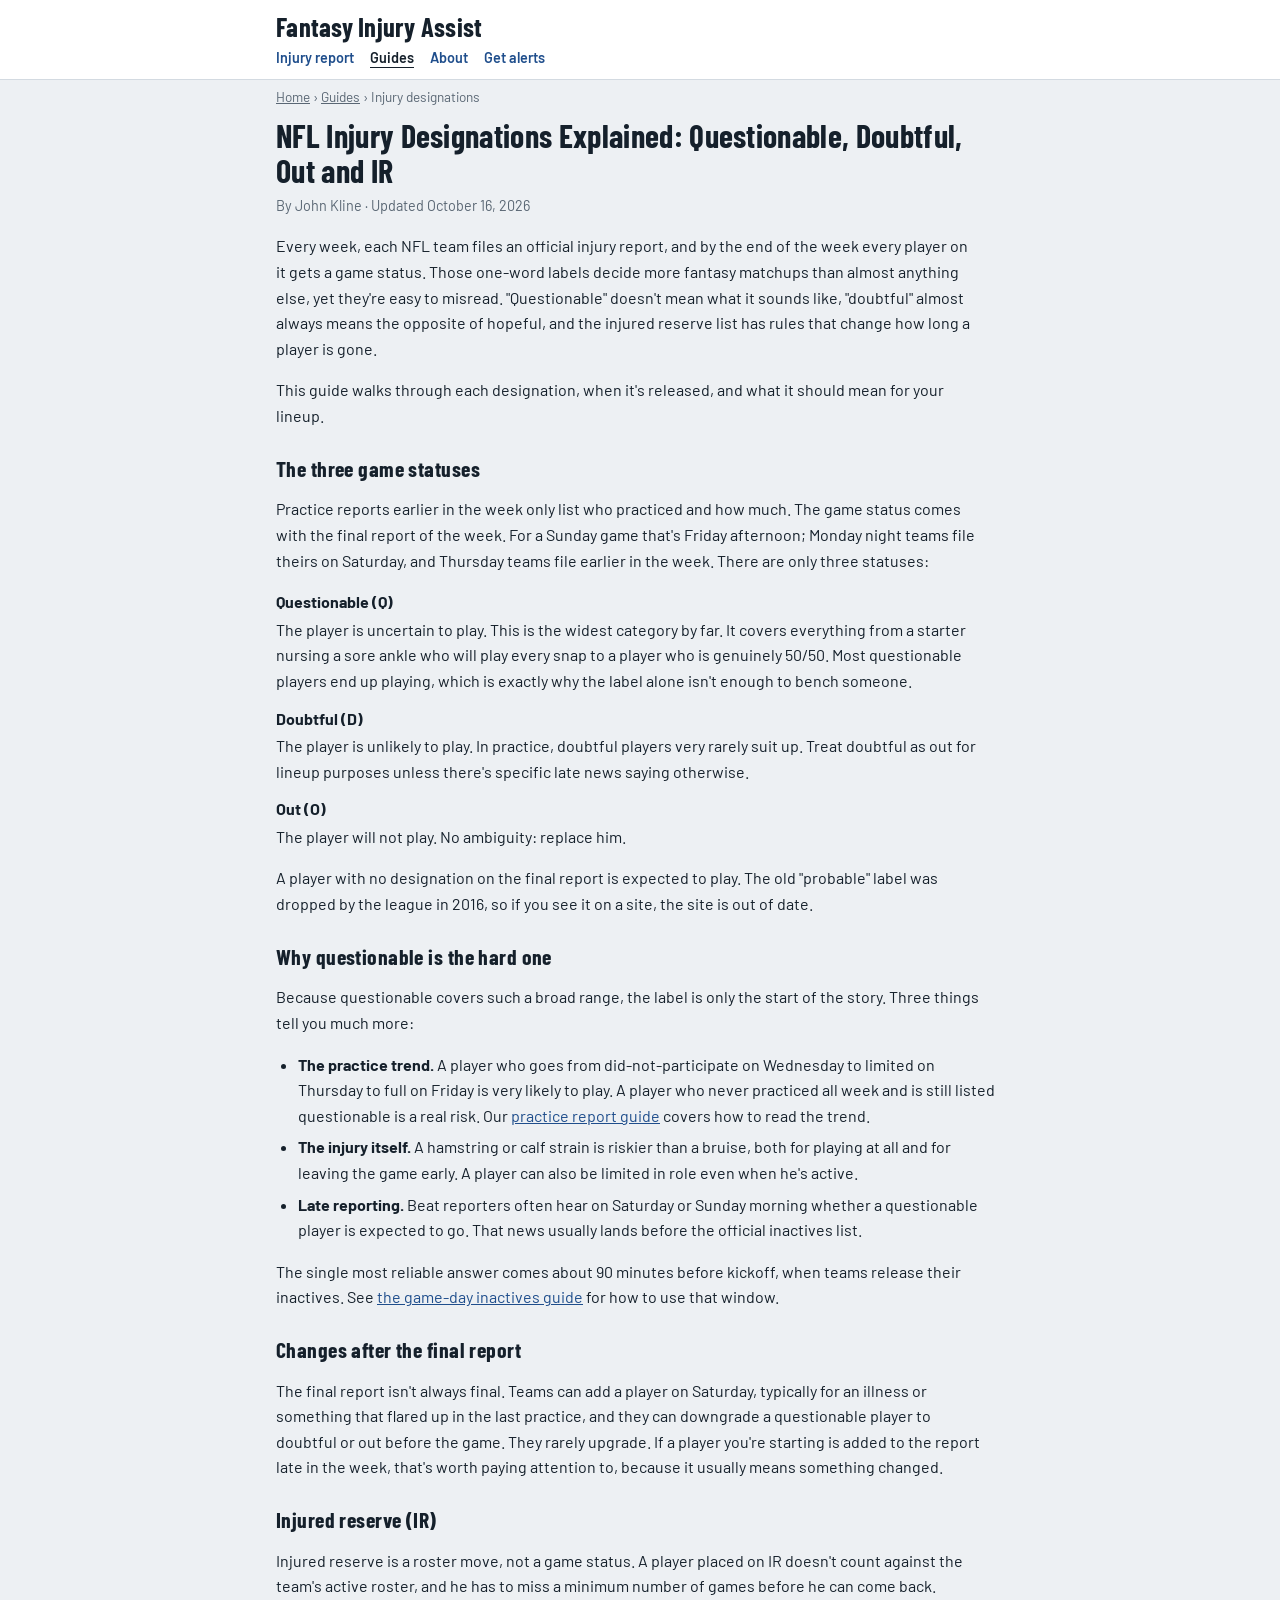
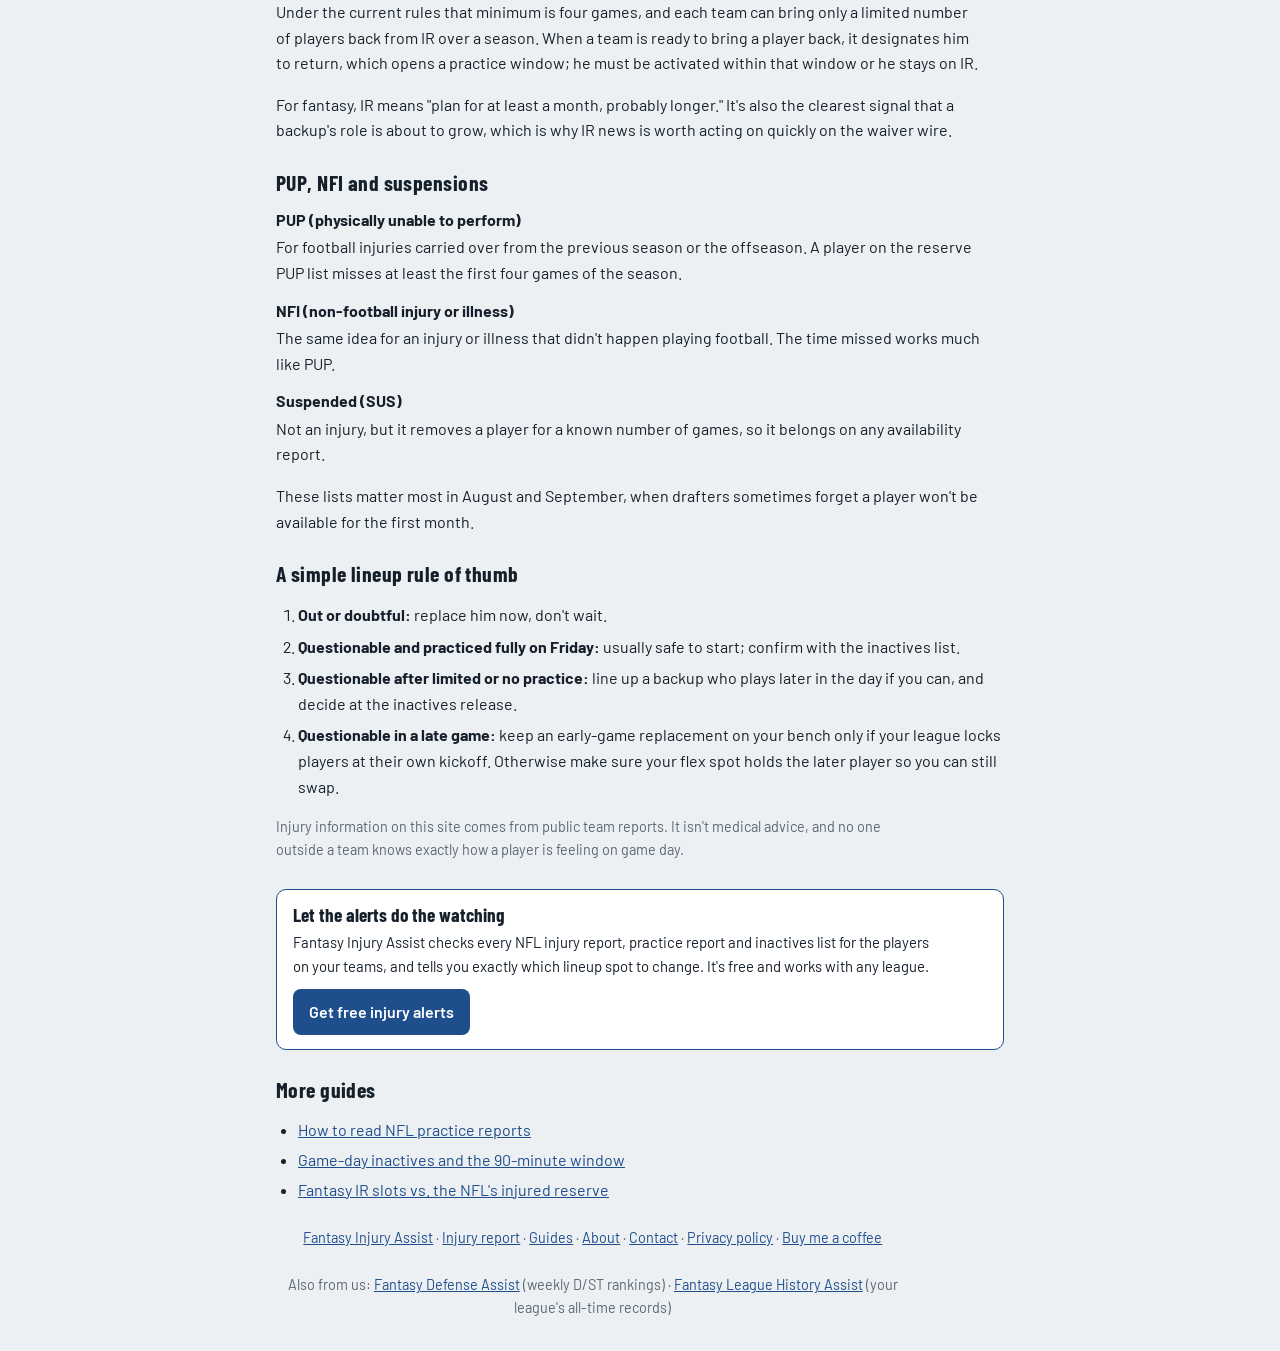
<file: guides/nfl-injury-designations.html>
<!DOCTYPE html>
<html lang="en">
<head>
<meta charset="utf-8">
<meta name="viewport" content="width=device-width, initial-scale=1, viewport-fit=cover">
<title>NFL Injury Designations Explained: Questionable, Doubtful, Out and IR · Fantasy Injury Assist</title>
<meta name="description" content="What questionable, doubtful, out, IR, PUP and NFI actually mean for your fantasy lineup, when each one is announced, and how to act on it.">
<link rel="canonical" href="https://fantasyinjuryassist.com/guides/nfl-injury-designations.html">
<meta name="theme-color" content="#15202B">
<meta property="og:type" content="article">
<meta property="og:url" content="https://fantasyinjuryassist.com/guides/nfl-injury-designations.html">
<meta property="og:title" content="NFL Injury Designations Explained: Questionable, Doubtful, Out and IR">
<meta property="og:description" content="What questionable, doubtful, out, IR, PUP and NFI actually mean for your fantasy lineup, when each one is announced, and how to act on it.">
<meta property="og:site_name" content="Fantasy Injury Assist">
<meta property="og:image" content="https://fantasyinjuryassist.com/icons/og-image.png">
<meta name="twitter:card" content="summary_large_image">
<meta name="google-adsense-account" content="ca-pub-5134360334819238">
<link rel="icon" type="image/svg+xml" href="../icons/logo.svg">
<link rel="icon" type="image/png" href="../icons/icon-96.png">
<link rel="apple-touch-icon" href="../icons/apple-touch-icon.png">
<link rel="preconnect" href="https://fonts.googleapis.com">
<link rel="preconnect" href="https://fonts.gstatic.com" crossorigin>
<link href="https://fonts.googleapis.com/css2?family=Barlow+Condensed:wght@600;700&family=Barlow:wght@400;500;600&display=swap" rel="stylesheet">
<link rel="stylesheet" href="../app.css">
<link rel="stylesheet" href="../pages.css">
<script type="application/ld+json">{"@context": "https://schema.org", "@type": "BreadcrumbList", "itemListElement": [{"@type": "ListItem", "position": 1, "name": "Home", "item": "https://fantasyinjuryassist.com/"}, {"@type": "ListItem", "position": 2, "name": "Guides", "item": "https://fantasyinjuryassist.com/guides/"}, {"@type": "ListItem", "position": 3, "name": "Injury designations", "item": "https://fantasyinjuryassist.com/guides/nfl-injury-designations.html"}]}</script><script type="application/ld+json">{"@context": "https://schema.org", "@type": "Article", "headline": "NFL Injury Designations Explained: Questionable, Doubtful, Out and IR", "description": "What questionable, doubtful, out, IR, PUP and NFI actually mean for your fantasy lineup, when each one is announced, and how to act on it.", "dateModified": "2026-10-16", "author": {"@type": "Person", "name": "John Kline"}, "publisher": {"@type": "Organization", "name": "Fantasy Injury Assist", "url": "https://fantasyinjuryassist.com/"}, "mainEntityOfPage": "https://fantasyinjuryassist.com/guides/nfl-injury-designations.html"}</script>
</head>
<body>
<header>
  <div class="wrap wide">
    <div class="titlebar"><a class="sitename" href=".././">Fantasy Injury Assist</a></div>
    <nav class="topnav" aria-label="Site"><a href="../injuries.html">Injury report</a><a href="../guides/" aria-current="page">Guides</a><a href="../about.html">About</a><a href=".././">Get alerts</a></nav>
  </div>
</header>
<main class="wrap wide doc">
<nav class="crumbs" aria-label="Breadcrumb"><a href=".././">Home</a> › <a href="../guides/">Guides</a> › <span>Injury designations</span></nav>
<article>
<h1 class="doc-title">NFL Injury Designations Explained: Questionable, Doubtful, Out and IR</h1>
<p class="sub">By John Kline · Updated October 16, 2026</p>

<p>Every week, each NFL team files an official injury report, and by the end of the week every player on it gets a game status. Those one-word labels decide more fantasy matchups than almost anything else, yet they're easy to misread. "Questionable" doesn't mean what it sounds like, "doubtful" almost always means the opposite of hopeful, and the injured reserve list has rules that change how long a player is gone.</p>
<p>This guide walks through each designation, when it's released, and what it should mean for your lineup.</p>
<h2>The three game statuses</h2>

<p>Practice reports earlier in the week only list who practiced and how much. The game status comes with the final report of the week. For a Sunday game that's Friday afternoon; Monday night teams file theirs on Saturday, and Thursday teams file earlier in the week. There are only three statuses:</p>
<dl class="terms">
<dt>Questionable (Q)</dt><dd>The player is uncertain to play. This is the widest category by far. It covers everything from a starter nursing a sore ankle who will play every snap to a player who is genuinely 50/50. Most questionable players end up playing, which is exactly why the label alone isn't enough to bench someone.</dd>
<dt>Doubtful (D)</dt><dd>The player is unlikely to play. In practice, doubtful players very rarely suit up. Treat doubtful as out for lineup purposes unless there's specific late news saying otherwise.</dd>
<dt>Out (O)</dt><dd>The player will not play. No ambiguity: replace him.</dd>
</dl>
<p>A player with no designation on the final report is expected to play. The old "probable" label was dropped by the league in 2016, so if you see it on a site, the site is out of date.</p>
<h2>Why questionable is the hard one</h2>

<p>Because questionable covers such a broad range, the label is only the start of the story. Three things tell you much more:</p>
<ul>
<li><b>The practice trend.</b> A player who goes from did-not-participate on Wednesday to limited on Thursday to full on Friday is very likely to play. A player who never practiced all week and is still listed questionable is a real risk. Our <a href="practice-reports.html">practice report guide</a> covers how to read the trend.</li>
<li><b>The injury itself.</b> A hamstring or calf strain is riskier than a bruise, both for playing at all and for leaving the game early. A player can also be limited in role even when he's active.</li>
<li><b>Late reporting.</b> Beat reporters often hear on Saturday or Sunday morning whether a questionable player is expected to go. That news usually lands before the official inactives list.</li>
</ul>
<p>The single most reliable answer comes about 90 minutes before kickoff, when teams release their inactives. See <a href="game-day-inactives.html">the game-day inactives guide</a> for how to use that window.</p>
<h2>Changes after the final report</h2>

<p>The final report isn't always final. Teams can add a player on Saturday, typically for an illness or something that flared up in the last practice, and they can downgrade a questionable player to doubtful or out before the game. They rarely upgrade. If a player you're starting is added to the report late in the week, that's worth paying attention to, because it usually means something changed.</p>
<h2>Injured reserve (IR)</h2>

<p>Injured reserve is a roster move, not a game status. A player placed on IR doesn't count against the team's active roster, and he has to miss a minimum number of games before he can come back. Under the current rules that minimum is four games, and each team can bring only a limited number of players back from IR over a season. When a team is ready to bring a player back, it designates him to return, which opens a practice window; he must be activated within that window or he stays on IR.</p>
<p>For fantasy, IR means "plan for at least a month, probably longer." It's also the clearest signal that a backup's role is about to grow, which is why IR news is worth acting on quickly on the waiver wire.</p>
<h2>PUP, NFI and suspensions</h2>

<dl class="terms">
<dt>PUP (physically unable to perform)</dt><dd>For football injuries carried over from the previous season or the offseason. A player on the reserve PUP list misses at least the first four games of the season.</dd>
<dt>NFI (non-football injury or illness)</dt><dd>The same idea for an injury or illness that didn't happen playing football. The time missed works much like PUP.</dd>
<dt>Suspended (SUS)</dt><dd>Not an injury, but it removes a player for a known number of games, so it belongs on any availability report.</dd>
</dl>
<p>These lists matter most in August and September, when drafters sometimes forget a player won't be available for the first month.</p>
<h2>A simple lineup rule of thumb</h2>

<ol>
<li><b>Out or doubtful:</b> replace him now, don't wait.</li>
<li><b>Questionable and practiced fully on Friday:</b> usually safe to start; confirm with the inactives list.</li>
<li><b>Questionable after limited or no practice:</b> line up a backup who plays later in the day if you can, and decide at the inactives release.</li>
<li><b>Questionable in a late game:</b> keep an early-game replacement on your bench only if your league locks players at their own kickoff. Otherwise make sure your flex spot holds the later player so you can still swap.</li>
</ol>
<p class="sub">Injury information on this site comes from public team reports. It isn't medical advice, and no one outside a team knows exactly how a player is feeling on game day.</p>
<div class="ctabox"><h3>Let the alerts do the watching</h3><p>Fantasy Injury Assist checks every NFL injury report, practice report and inactives list for the players on your teams, and tells you exactly which lineup spot to change. It's free and works with any league.</p><a class="btn" href="../">Get free injury alerts</a></div>
<h2>More guides</h2>
<ul class="morelist"><li><a href="practice-reports.html">How to read NFL practice reports</a></li><li><a href="game-day-inactives.html">Game-day inactives and the 90-minute window</a></li><li><a href="fantasy-ir-slots.html">Fantasy IR slots vs. the NFL's injured reserve</a></li></ul>
</article>
  <aside class="adwrap" id="adbox" hidden aria-label="Advertisement"></aside>
  <p class="foot sub"><a href=".././">Fantasy Injury Assist</a> · <a href="../injuries.html">Injury report</a> · <a href="../guides/">Guides</a> · <a href="../about.html">About</a> · <a href="../contact.html">Contact</a> · <a href="../privacy.html">Privacy policy</a> · <a href="https://buymeacoffee.com/jrkline1116" target="_blank" rel="noopener">Buy me a coffee</a></p>
  <p class="foot sub">Also from us: <a href="https://fantasydefenseassist.com/" target="_blank" rel="noopener">Fantasy Defense Assist</a> (weekly D/ST rankings) · <a href="https://fantasyleaguehistoryassist.com/" target="_blank" rel="noopener">Fantasy League History Assist</a> (your league's all-time records)</p>
</main>
<script src="../config.js"></script>
<script src="../ads.js"></script>
</body>
</html>
</file>
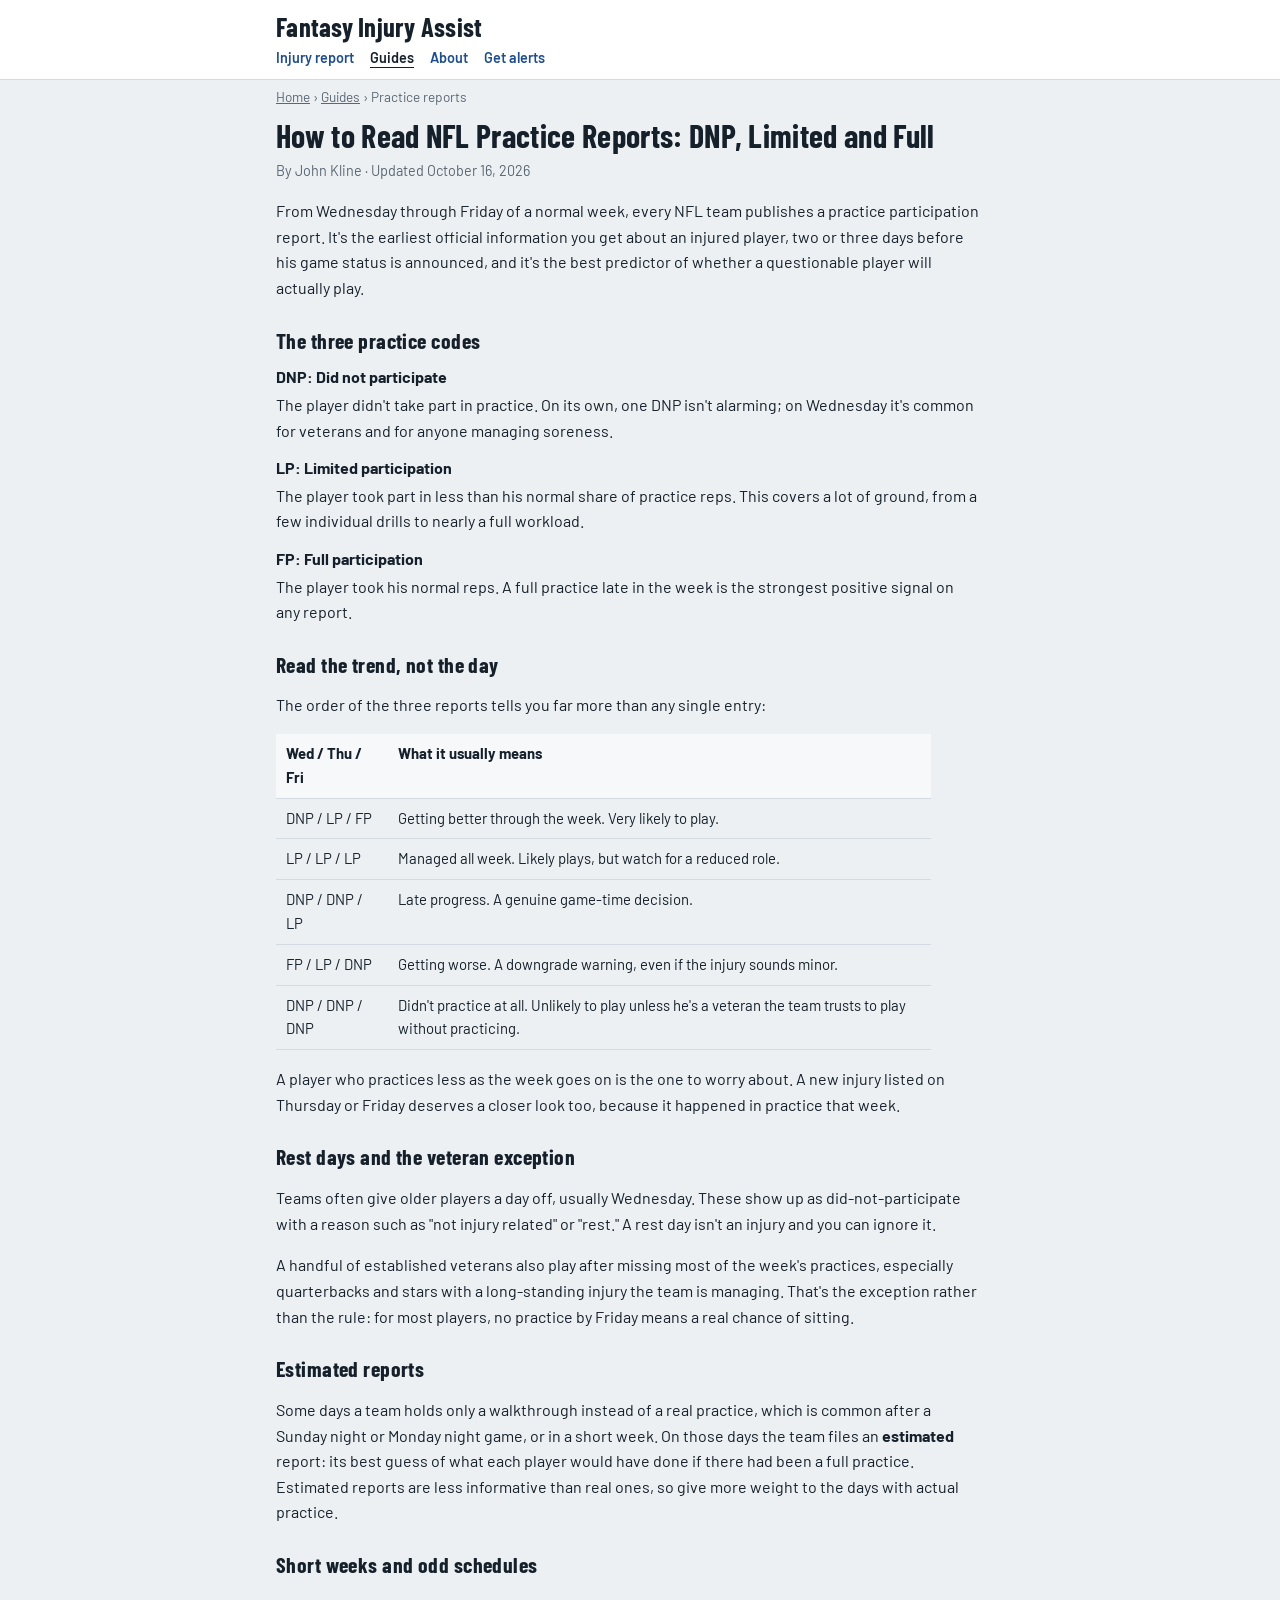
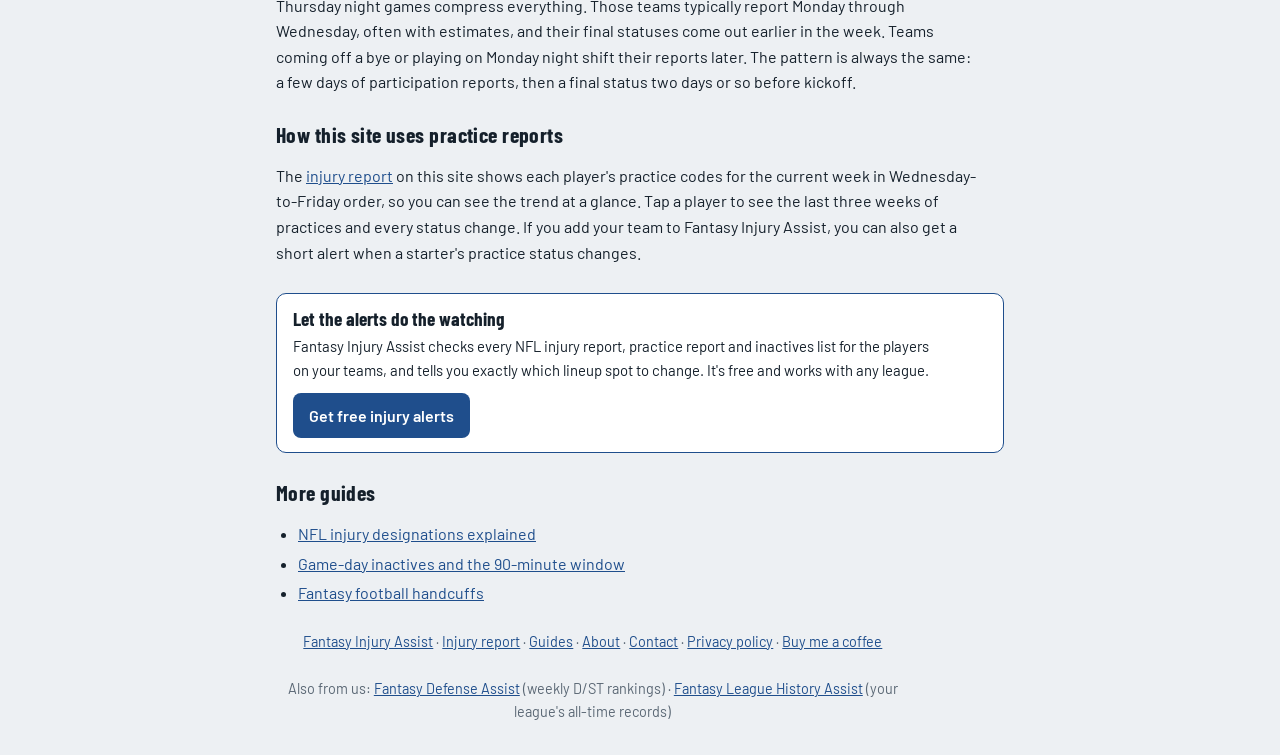
<file: guides/practice-reports.html>
<!DOCTYPE html>
<html lang="en">
<head>
<meta charset="utf-8">
<meta name="viewport" content="width=device-width, initial-scale=1, viewport-fit=cover">
<title>How to Read NFL Practice Reports: DNP, Limited and Full · Fantasy Injury Assist</title>
<meta name="description" content="What did-not-participate, limited and full practice mean, why the Wednesday-to-Friday trend matters more than any one day, and how estimated reports work.">
<link rel="canonical" href="https://fantasyinjuryassist.com/guides/practice-reports.html">
<meta name="theme-color" content="#15202B">
<meta property="og:type" content="article">
<meta property="og:url" content="https://fantasyinjuryassist.com/guides/practice-reports.html">
<meta property="og:title" content="How to Read NFL Practice Reports: DNP, Limited and Full">
<meta property="og:description" content="What did-not-participate, limited and full practice mean, why the Wednesday-to-Friday trend matters more than any one day, and how estimated reports work.">
<meta property="og:site_name" content="Fantasy Injury Assist">
<meta property="og:image" content="https://fantasyinjuryassist.com/icons/og-image.png">
<meta name="twitter:card" content="summary_large_image">
<meta name="google-adsense-account" content="ca-pub-5134360334819238">
<link rel="icon" type="image/svg+xml" href="../icons/logo.svg">
<link rel="icon" type="image/png" href="../icons/icon-96.png">
<link rel="apple-touch-icon" href="../icons/apple-touch-icon.png">
<link rel="preconnect" href="https://fonts.googleapis.com">
<link rel="preconnect" href="https://fonts.gstatic.com" crossorigin>
<link href="https://fonts.googleapis.com/css2?family=Barlow+Condensed:wght@600;700&family=Barlow:wght@400;500;600&display=swap" rel="stylesheet">
<link rel="stylesheet" href="../app.css">
<link rel="stylesheet" href="../pages.css">
<script type="application/ld+json">{"@context": "https://schema.org", "@type": "BreadcrumbList", "itemListElement": [{"@type": "ListItem", "position": 1, "name": "Home", "item": "https://fantasyinjuryassist.com/"}, {"@type": "ListItem", "position": 2, "name": "Guides", "item": "https://fantasyinjuryassist.com/guides/"}, {"@type": "ListItem", "position": 3, "name": "Practice reports", "item": "https://fantasyinjuryassist.com/guides/practice-reports.html"}]}</script><script type="application/ld+json">{"@context": "https://schema.org", "@type": "Article", "headline": "How to Read NFL Practice Reports: DNP, Limited and Full", "description": "What did-not-participate, limited and full practice mean, why the Wednesday-to-Friday trend matters more than any one day, and how estimated reports work.", "dateModified": "2026-10-16", "author": {"@type": "Person", "name": "John Kline"}, "publisher": {"@type": "Organization", "name": "Fantasy Injury Assist", "url": "https://fantasyinjuryassist.com/"}, "mainEntityOfPage": "https://fantasyinjuryassist.com/guides/practice-reports.html"}</script>
</head>
<body>
<header>
  <div class="wrap wide">
    <div class="titlebar"><a class="sitename" href=".././">Fantasy Injury Assist</a></div>
    <nav class="topnav" aria-label="Site"><a href="../injuries.html">Injury report</a><a href="../guides/" aria-current="page">Guides</a><a href="../about.html">About</a><a href=".././">Get alerts</a></nav>
  </div>
</header>
<main class="wrap wide doc">
<nav class="crumbs" aria-label="Breadcrumb"><a href=".././">Home</a> › <a href="../guides/">Guides</a> › <span>Practice reports</span></nav>
<article>
<h1 class="doc-title">How to Read NFL Practice Reports: DNP, Limited and Full</h1>
<p class="sub">By John Kline · Updated October 16, 2026</p>

<p>From Wednesday through Friday of a normal week, every NFL team publishes a practice participation report. It's the earliest official information you get about an injured player, two or three days before his game status is announced, and it's the best predictor of whether a questionable player will actually play.</p>
<h2>The three practice codes</h2>

<dl class="terms">
<dt>DNP: Did not participate</dt><dd>The player didn't take part in practice. On its own, one DNP isn't alarming; on Wednesday it's common for veterans and for anyone managing soreness.</dd>
<dt>LP: Limited participation</dt><dd>The player took part in less than his normal share of practice reps. This covers a lot of ground, from a few individual drills to nearly a full workload.</dd>
<dt>FP: Full participation</dt><dd>The player took his normal reps. A full practice late in the week is the strongest positive signal on any report.</dd>
</dl>
<h2>Read the trend, not the day</h2>

<p>The order of the three reports tells you far more than any single entry:</p>
<table class="grid">
<tr><th>Wed / Thu / Fri</th><th>What it usually means</th></tr>
<tr><td>DNP / LP / FP</td><td>Getting better through the week. Very likely to play.</td></tr>
<tr><td>LP / LP / LP</td><td>Managed all week. Likely plays, but watch for a reduced role.</td></tr>
<tr><td>DNP / DNP / LP</td><td>Late progress. A genuine game-time decision.</td></tr>
<tr><td>FP / LP / DNP</td><td>Getting worse. A downgrade warning, even if the injury sounds minor.</td></tr>
<tr><td>DNP / DNP / DNP</td><td>Didn't practice at all. Unlikely to play unless he's a veteran the team trusts to play without practicing.</td></tr>
</table>
<p>A player who practices less as the week goes on is the one to worry about. A new injury listed on Thursday or Friday deserves a closer look too, because it happened in practice that week.</p>
<h2>Rest days and the veteran exception</h2>

<p>Teams often give older players a day off, usually Wednesday. These show up as did-not-participate with a reason such as "not injury related" or "rest." A rest day isn't an injury and you can ignore it.</p>
<p>A handful of established veterans also play after missing most of the week's practices, especially quarterbacks and stars with a long-standing injury the team is managing. That's the exception rather than the rule: for most players, no practice by Friday means a real chance of sitting.</p>
<h2>Estimated reports</h2>

<p>Some days a team holds only a walkthrough instead of a real practice, which is common after a Sunday night or Monday night game, or in a short week. On those days the team files an <b>estimated</b> report: its best guess of what each player would have done if there had been a full practice. Estimated reports are less informative than real ones, so give more weight to the days with actual practice.</p>
<h2>Short weeks and odd schedules</h2>

<p>Thursday night games compress everything. Those teams typically report Monday through Wednesday, often with estimates, and their final statuses come out earlier in the week. Teams coming off a bye or playing on Monday night shift their reports later. The pattern is always the same: a few days of participation reports, then a final status two days or so before kickoff.</p>
<h2>How this site uses practice reports</h2>

<p>The <a href="../injuries.html">injury report</a> on this site shows each player's practice codes for the current week in Wednesday-to-Friday order, so you can see the trend at a glance. Tap a player to see the last three weeks of practices and every status change. If you add your team to Fantasy Injury Assist, you can also get a short alert when a starter's practice status changes.</p>
<div class="ctabox"><h3>Let the alerts do the watching</h3><p>Fantasy Injury Assist checks every NFL injury report, practice report and inactives list for the players on your teams, and tells you exactly which lineup spot to change. It's free and works with any league.</p><a class="btn" href="../">Get free injury alerts</a></div>
<h2>More guides</h2>
<ul class="morelist"><li><a href="nfl-injury-designations.html">NFL injury designations explained</a></li><li><a href="game-day-inactives.html">Game-day inactives and the 90-minute window</a></li><li><a href="handcuffs.html">Fantasy football handcuffs</a></li></ul>
</article>
  <aside class="adwrap" id="adbox" hidden aria-label="Advertisement"></aside>
  <p class="foot sub"><a href=".././">Fantasy Injury Assist</a> · <a href="../injuries.html">Injury report</a> · <a href="../guides/">Guides</a> · <a href="../about.html">About</a> · <a href="../contact.html">Contact</a> · <a href="../privacy.html">Privacy policy</a> · <a href="https://buymeacoffee.com/jrkline1116" target="_blank" rel="noopener">Buy me a coffee</a></p>
  <p class="foot sub">Also from us: <a href="https://fantasydefenseassist.com/" target="_blank" rel="noopener">Fantasy Defense Assist</a> (weekly D/ST rankings) · <a href="https://fantasyleaguehistoryassist.com/" target="_blank" rel="noopener">Fantasy League History Assist</a> (your league's all-time records)</p>
</main>
<script src="../config.js"></script>
<script src="../ads.js"></script>
</body>
</html>
</file>
<file: app.css>
:root{
  --bg:#EDF0F3; --surface:#FFFFFF; --surface2:#F6F8FA; --ink:#15202B; --muted:#5A6774; --line:#D3DAE1;
  --brand:#1F4E8C; --brand-ink:#FFFFFF;
  --act:#1D7048; --q:#A86A12; --d:#B8511C; --out:#B42318; --ir:#6A2C5B; --sus:#3F4A55;
  --cond:"Barlow Condensed","Arial Narrow","Roboto Condensed",sans-serif;
  --body:"Barlow","Segoe UI",Roboto,Helvetica,Arial,sans-serif;
}
@media (prefers-color-scheme: dark){
  :root{
    --bg:#0E151D; --surface:#16202B; --surface2:#1B2733; --ink:#E5ECF2; --muted:#94A2B0; --line:#293746;
    --brand:#7FAFE6; --brand-ink:#0E151D;
    --act:#4FBF86; --q:#E0A93F; --d:#EB8750; --out:#F2685C; --ir:#C98AB9; --sus:#A7B3BF;
  }
}
*{box-sizing:border-box}
html,body{margin:0}
body{background:var(--bg);color:var(--ink);font:16px/1.45 var(--body);padding-bottom:calc(84px + env(safe-area-inset-bottom));-webkit-font-smoothing:antialiased}
button,input,select{font:inherit;color:inherit}
button{cursor:pointer}
a{color:var(--brand)}
:focus-visible{outline:3px solid var(--brand);outline-offset:2px}
[hidden]{display:none!important}
.wrap{max-width:640px;margin:0 auto;padding:0 16px}
header{background:var(--surface);border-bottom:1px solid var(--line);position:sticky;top:0;z-index:5;padding-top:env(safe-area-inset-top)}
.titlebar{display:flex;align-items:baseline;justify-content:space-between;padding:14px 0 8px}
h1{font:700 1.65rem/1 var(--cond);letter-spacing:.01em;margin:0}
.ver{font-size:.75rem;color:var(--muted)}
.tabs{display:flex;gap:6px;overflow-x:auto;padding:4px 0 10px;scrollbar-width:none}
.tabs::-webkit-scrollbar{display:none}
.tabs:empty{display:none}
.tab{flex:none;border:1.5px solid var(--line);background:transparent;border-radius:999px;padding:5px 14px;font-weight:600;font-size:.92rem;white-space:nowrap}
.tab[aria-selected="true"]{background:var(--ink);color:var(--bg);border-color:var(--ink)}
.tab.add{border-style:dashed;color:var(--muted)}
main{padding-top:14px}
h2{font:700 1.15rem/1.1 var(--cond);margin:22px 0 8px;letter-spacing:.02em}
h2:first-child{margin-top:4px}
.sub{color:var(--muted);font-size:.9rem;margin:0 0 10px}
.panel{background:var(--surface);border:1px solid var(--line);border-radius:10px}
.row{display:flex;gap:12px;align-items:center;padding:12px 14px;border-top:1px solid var(--line);width:100%;text-align:left;background:none;border-left:0;border-right:0;border-bottom:0}
.panel > .row:first-child{border-top:0}
.row.player{align-items:flex-start}
.who{flex:1;min-width:0}
.name{font-weight:600;line-height:1.2}
.meta{color:var(--muted);font-size:.85rem}
.links{margin-top:6px;display:grid;gap:4px}
.link{display:flex;align-items:center;gap:8px;font-size:.88rem;color:var(--muted)}
.link .arrow{font-family:var(--cond);font-weight:700;color:var(--ink);opacity:.55}
.link b{color:var(--ink);font-weight:500}
.tag{font-size:.75rem;border:1px solid var(--line);border-radius:4px;padding:0 5px;color:var(--muted);white-space:nowrap}
/* status badges: solid fill + letter, so color and shape both carry the meaning */
.st{font:700 .85rem/1 var(--body);letter-spacing:.06em;min-width:2.3em;text-align:center;padding:6px 7px 5px;border-radius:5px;border:0;color:#fff;flex:none}
.st.ACT{background:#1E8A54}
.st.Q{background:#E8B90B;color:#1B1B1B}
.st.D{background:#E06C10}
.st.O{background:#C62828}
.st.IR{background:#6A2C5B}
.st.SUS{background:#4A5B66}
.st.T{background:transparent;color:var(--muted);border:1.5px solid var(--line)}
.st.sm{font-size:.72rem;padding:4px 5px 3px;min-width:2.1em}
.btn{border:0;border-radius:8px;padding:10px 16px;font-weight:600;background:var(--brand);color:var(--brand-ink)}
.btn.ghost{background:transparent;color:var(--ink);border:1.5px solid var(--line)}
.btn.danger{background:transparent;color:var(--out);border:1.5px solid var(--out)}
.btn.small{padding:6px 11px;font-size:.88rem}
.btn[disabled]{opacity:.5;cursor:default}
.actions{display:flex;gap:8px;flex-wrap:wrap;margin:12px 0}
.empty{padding:28px 18px;text-align:center}
.empty p{margin:0 0 14px;color:var(--muted)}
label.f{display:block;font-size:.85rem;font-weight:600;margin:12px 0 4px}
input[type=text],input[type=email],input[type=time],input[type=search],select{width:100%;padding:9px 10px;border:1.5px solid var(--line);border-radius:8px;background:var(--surface2)}
.grid2{display:grid;grid-template-columns:1fr 1fr;gap:8px}
.hint{font-size:.8rem;color:var(--muted);margin-top:4px}
.err{color:var(--out);font-size:.88rem;margin-top:6px}
.seg{display:flex;border:1.5px solid var(--line);border-radius:8px;overflow:hidden}
.seg button{flex:1;border:0;background:transparent;padding:8px 6px;font-weight:600;font-size:.9rem;border-left:1.5px solid var(--line)}
.seg button:first-child{border-left:0}
.seg button[aria-pressed="true"]{background:var(--ink);color:var(--bg)}
.setting{padding:14px}
.setting + .setting{border-top:1px solid var(--line)}
.setting .top{display:flex;justify-content:space-between;align-items:center;gap:12px}
.setting .t{font-weight:600}
.switch{appearance:none;-webkit-appearance:none;width:46px;height:28px;border-radius:999px;background:var(--line);position:relative;flex:none;cursor:pointer;border:0;margin:0}
.switch::after{content:"";position:absolute;top:3px;left:3px;width:22px;height:22px;border-radius:50%;background:#fff;transition:left .15s}
.switch:checked{background:var(--brand)}
.switch:checked::after{left:21px}
.tx{display:flex;align-items:center;gap:12px;margin-top:10px}
.tx output{font:700 1.5rem/1 var(--cond);min-width:3.6em}
input[type=range]{flex:1;accent-color:var(--brand)}
.alert{padding:12px 14px;border-top:1px solid var(--line)}
.alert:first-child{border-top:0}
.alert .head{display:flex;gap:10px;align-items:center}
.alert .ttl{font-weight:600;flex:1}
.alert .time{font-size:.78rem;color:var(--muted);white-space:nowrap}
.alert ul{margin:6px 0 0;padding-left:0;list-style:none;display:grid;gap:4px}
.alert li{font-size:.92rem}
.alert li .tm{font-weight:600}
.held{font-size:.78rem;color:var(--muted);margin-top:4px}
.bannerbox{margin-top:12px;padding:12px 14px;border-radius:10px;border:1.5px solid var(--brand);background:var(--surface);display:flex;gap:12px;align-items:center;justify-content:space-between}
.results{margin-top:8px;max-height:300px;overflow-y:auto}
.results .row{padding:9px 10px}
nav.bottom{position:fixed;left:0;right:0;bottom:0;background:var(--surface);border-top:1px solid var(--line);padding-bottom:env(safe-area-inset-bottom);z-index:5}
nav.bottom .wrap{display:flex}
nav.bottom button{flex:1;background:none;border:0;padding:12px 4px 14px;font:600 1rem/1 var(--cond);letter-spacing:.03em;color:var(--muted);position:relative}
nav.bottom button[aria-current="page"]{color:var(--ink)}
nav.bottom button[aria-current="page"]::before{content:"";position:absolute;top:0;left:25%;right:25%;height:3px;background:var(--ink);border-radius:0 0 3px 3px}
dialog{border:0;border-radius:14px;padding:0;width:min(560px,calc(100% - 24px));max-height:calc(100% - 40px);background:var(--surface);color:var(--ink)}
dialog::backdrop{background:rgba(10,15,20,.55)}
.dlg{padding:18px 18px 16px}
.dlg h3{font:700 1.3rem/1.1 var(--cond);margin:0 0 4px;padding-right:30px}
.dlg .close{float:right;background:none;border:0;font-size:1.5rem;line-height:1;color:var(--muted);padding:2px 6px}
.toast{position:fixed;left:50%;top:10px;transform:translate(-50%,-160%);width:min(440px,calc(100% - 20px));background:var(--ink);color:var(--bg);border-radius:14px;padding:12px 14px;z-index:20;transition:transform .35s cubic-bezier(.2,.8,.2,1)}
.toast.show{transform:translate(-50%,0)}
.toast .ttl{font-weight:600}
.toast .body{font-size:.9rem}
.note{font-size:.88rem;color:var(--muted);padding:12px 14px}
@media (prefers-reduced-motion: reduce){.toast,.switch::after{transition:none}}
/* lineup grid: slot | player | status */
.lineup{overflow:visible}
.lrow{display:grid;grid-template-columns:88px 1fr 44px 34px;gap:8px;align-items:start;padding:7px 10px;border-top:1px solid var(--line)}
.lrow:first-child{border-top:0}
.lrow .slotsel{padding:8px 6px;font:700 .9rem/1 var(--cond);letter-spacing:.03em}
.lname{position:relative;min-width:0}
.lname input{padding:8px 10px}
.pbtn{display:block;width:100%;text-align:left;background:none;border:0;padding:6px 2px;min-height:36px}
.pbtn .name{font-weight:600}
.lk{display:block;font-size:.8rem;color:var(--muted);margin-top:2px}
.lst{display:flex;justify-content:flex-end;padding-top:5px}
.gres{position:absolute;left:0;right:0;top:calc(100% + 4px);z-index:4;max-height:260px;overflow-y:auto;box-shadow:0 8px 24px rgba(0,0,0,.18)}
.gres .row{padding:8px 10px}
.addrow{justify-content:center;color:var(--brand);font-weight:600}
/* snappier taps */
button,select,input,a{touch-action:manipulation;-webkit-tap-highlight-color:transparent}
.btn:active,.tab:active,.row:active,.pbtn:active,.seg button:active{opacity:.65}
.busy{opacity:.6;pointer-events:none}
.btn.busy::after{content:"";display:inline-block;width:.8em;height:.8em;margin-left:.5em;border:2px solid currentColor;border-right-color:transparent;border-radius:50%;vertical-align:-1px;animation:spin .7s linear infinite}
@keyframes spin{to{transform:rotate(360deg)}}
/* sign-in sent */
.sent{text-align:center}
.sent .check{width:52px;height:52px;margin:6px auto 4px;border-radius:50%;border:3px solid var(--act);color:var(--act);font:700 1.7rem/46px var(--body)}
.sent .actions{justify-content:center}
@media (prefers-reduced-motion: reduce){.btn.busy::after{animation:none}}
/* injury notes */
.pnote{display:block;margin-top:8px;padding:9px 11px;background:var(--surface2);border-left:3px solid var(--line);border-radius:0 8px 8px 0;font-size:.9rem;line-height:1.35}
.pnote .when{display:block;margin-top:4px;font-size:.75rem;color:var(--muted)}
.rnote{display:block;margin-top:3px;font-size:.78rem;line-height:1.3;color:var(--muted)}
.linkrow{align-items:flex-start}
.linkrow .pnote{margin-top:6px}
/* league sync */
.syncbar{font-size:.85rem;color:var(--muted);margin:0 2px 10px;line-height:1.5}
.syncbar .warn,.note .warn,.syncbar.warn{color:var(--out)}
.linkbtn{background:none;border:0;padding:0 2px;color:var(--brand);font-weight:600;font-size:inherit;text-decoration:underline}
.lineup.locked .slotsel{opacity:.85;cursor:default;background:transparent}
.howto{margin-top:12px;font-size:.88rem}
.howto summary{cursor:pointer;color:var(--brand);font-weight:600}
.howto ol{padding-left:20px;margin:8px 0}
.howto li{margin:4px 0}
.stepnum{margin:16px 0 2px;font:700 .8rem/1 var(--body);letter-spacing:.06em;text-transform:uppercase;color:var(--muted)}
.tipbox{margin:6px 0 4px;padding:10px 12px;border-radius:8px;background:var(--surface2);font-size:.88rem}
.warnbox{margin:6px 0 4px;padding:10px 12px;border-radius:8px;border:1.5px solid var(--out);font-size:.88rem}
.howto p{margin:6px 0;font-size:.88rem}
.otp{font:600 1.4rem/1 var(--body);letter-spacing:.3em;text-align:center}
/* practice participation */
.prac{display:block;margin-top:5px;font-size:.82rem;color:var(--muted)}
.prac b{font-weight:700;color:var(--ink)}
.prac .p-DNP{color:var(--out)}
.prac .p-LP{color:var(--d)}
.prac .p-FP{color:var(--act)}

/* 2.6.0: spam reminder, alert day headers, older-alerts expander */
.spam{margin:14px 0 10px;padding:12px 14px;border:2px solid var(--q);border-radius:10px;background:var(--surface2);text-align:left;font-size:.92rem;line-height:1.4}
.spam b:first-child{display:block;font-size:1rem;margin-bottom:3px}
.dayhead{padding:10px 14px 6px;font:700 .82rem/1 var(--cond);letter-spacing:.06em;text-transform:uppercase;color:var(--muted);background:var(--surface2);border-top:1px solid var(--line)}
.panel > .dayhead:first-child{border-top:0;border-radius:10px 10px 0 0}
.dayhead + .alert{border-top:0}
.older{display:block;width:100%;padding:12px 14px;border:0;border-top:1px solid var(--line);background:none;color:var(--brand);font-weight:600;text-align:center;border-radius:0 0 10px 10px}

/* 2.7.0: public landing page (hidden once signed in) and the website ad slot */
.in .landing{display:none}
.hero{padding-top:18px}
.hero .kicker{margin:0;font:700 .85rem/1 var(--cond);letter-spacing:.08em;text-transform:uppercase;color:var(--brand)}
.hero h2{font:700 2.6rem/1 var(--cond);margin:6px 0 10px;letter-spacing:.01em}
.hero .lead{font-size:1.08rem;margin:0 0 16px;max-width:36em}
.cta{display:flex;gap:10px;flex-wrap:wrap;margin-bottom:18px}
.cta .btn,.feat .btn{text-decoration:none;display:inline-block}
.demo{max-width:560px}
.demo .alert:first-child{border-top:0}
.landing .lh{font-size:1.35rem;margin-top:30px}
.features{display:grid;grid-template-columns:repeat(auto-fit,minmax(240px,1fr));gap:12px}
.feat{background:var(--surface);border:1px solid var(--line);border-radius:10px;padding:14px 16px}
.feat h3{font:700 1.1rem/1.1 var(--cond);margin:0 0 6px;letter-spacing:.02em}
.feat p{margin:0 0 8px;font-size:.93rem}
.feat p:last-child{margin-bottom:0}
.steps{margin:0;padding-left:22px;display:grid;gap:6px}
.faq details{background:var(--surface);border:1px solid var(--line);border-radius:10px;padding:0 14px;margin-bottom:8px}
.faq summary{padding:12px 0;font-weight:600;cursor:pointer}
.faq details p{margin:0 0 12px;font-size:.93rem}
.foot{margin:24px 0 8px;text-align:center}
.adwrap{margin-top:22px;margin-bottom:8px;min-height:0}
.adlabel{font-size:.7rem;letter-spacing:.08em;text-transform:uppercase;color:var(--muted);text-align:center;margin-bottom:4px}

/* 2.7.2: sister-site line at the bottom of the app (signed in only) */
.xpromo{display:none;margin:22px auto 8px;text-align:center;font-size:.85rem;color:var(--muted)}
.in .xpromo{display:block}

/* 2.8.0: per-player snooze bell */
.bell{display:flex;align-items:center;justify-content:center;width:34px;height:36px;margin-top:2px;padding:0;border:0;border-radius:8px;background:none;color:var(--muted);cursor:pointer}
.bell:hover{background:var(--surface2)}
.bell:active{opacity:.65}
.bell:focus-visible{outline:2px solid var(--brand);outline-offset:1px}
.bell.off{color:var(--ink)}
.lrow.quiet .pbtn .name,.lrow.quiet .lst{opacity:.55}

/* 2.8.2: NFL injury report (injuries.html and the in-app Injuries tab), see injuries.js */
.irep .live{display:flex;align-items:flex-start;gap:8px;font-size:.85rem;color:var(--muted);margin:6px 0 12px;}
.irep .dot{width:9px;height:9px;border-radius:50%;background:var(--act);flex:none;margin-top:.35em}
.irep .dot.stale{background:var(--q)}
.irep .dot.err{background:var(--out)}
.irep .counts{display:flex;gap:6px;flex-wrap:wrap;margin:0 0 12px}
.irep .count{display:flex;align-items:center;gap:6px;background:var(--surface);border:1px solid var(--line);border-radius:8px;padding:5px 9px 5px 6px;font-size:.85rem;font-weight:600}
.irep .controls{display:grid;grid-template-columns:1fr 1fr;gap:8px;margin-bottom:8px}
.irep .controls input,.irep .controls select{width:100%;padding:9px 10px;border:1.5px solid var(--line);border-radius:8px;background:var(--surface)}
.irep .controls .full{grid-column:1/-1}
@media (min-width:700px){.wide .irep .controls{grid-template-columns:2fr 1.3fr 1fr 1fr}.wide .irep .controls .full{grid-column:auto}}
.irep .sortbar{display:flex;gap:8px 14px;flex-wrap:wrap;padding:2px 0 10px;align-items:center}
.irep .chipgrp{display:flex;gap:6px;flex-wrap:wrap;align-items:center}
.irep .sortbar::-webkit-scrollbar{display:none}
.irep .sortbar .lbl{font-size:.8rem;color:var(--muted);flex:none;margin-right:2px}
.irep .sortbar button{flex:none;border:1.5px solid var(--line);background:transparent;border-radius:999px;padding:4px 12px;font-weight:600;font-size:.88rem;white-space:nowrap}
.irep .sortbar button[aria-pressed="true"]{background:var(--ink);color:var(--bg);border-color:var(--ink)}
.irep .sortbar button .ar{display:inline-block;margin-left:4px;font-size:.75em}
.irep .list .grp{padding:8px 14px;background:var(--surface2);border-top:1px solid var(--line);font:700 1rem/1.1 var(--cond);letter-spacing:.03em;display:flex;justify-content:space-between;align-items:baseline}
.irep .list .grp:first-child{border-top:0;border-radius:10px 10px 0 0}
.irep .list .grp small{font:500 .78rem var(--body);color:var(--muted);letter-spacing:0}
.irep .pr{display:grid;grid-template-columns:auto 1fr auto;gap:2px 12px;align-items:center;padding:10px 14px;border-top:1px solid var(--line)}
.irep .list > .pr:first-child{border-top:0}
.irep .pr .nm{font-weight:600;line-height:1.2}
.irep .pr .nm small{font-weight:500;color:var(--muted);margin-left:4px}
.irep .pr .meta{grid-column:2/4;font-size:.82rem;color:var(--muted);display:flex;gap:10px;flex-wrap:wrap}
.irep .pr .when{font-size:.78rem;color:var(--muted);text-align:right;white-space:nowrap}
.irep .pr .st{grid-row:1/3}
.irep .pc{display:inline-flex;gap:3px}
.irep .pc span{font-size:.7rem;font-weight:700;border:1.5px solid var(--line);border-radius:4px;padding:1px 4px;letter-spacing:.02em}
.irep .pc .DNP{border-color:var(--out);color:var(--out)}
.irep .pc .LP{border-color:var(--q);color:var(--q)}
.irep .pc .FP{border-color:var(--act);color:var(--act)}
.irep .pr.fresh{animation:fresh 4s ease-out}
@keyframes fresh{0%{background:color-mix(in srgb,var(--q) 28%,transparent)}100%{background:transparent}}
.irep .tag{font-size:.65rem;font-weight:700;letter-spacing:.06em;border:1.5px solid;border-radius:4px;padding:0 4px;margin-left:6px;vertical-align:1px}
.irep .empty{padding:22px 14px;text-align:center;color:var(--muted)}
.irep .newtag{color:var(--brand)}
.irep .yourtag{color:var(--ink);background:var(--surface2)}
.irep .pr.mine{box-shadow:inset 4px 0 0 var(--ink)}
.irep .myteams{font-weight:600;color:var(--ink)}
.irep .pr.linked{box-shadow:inset 4px 0 0 var(--muted)}
.irep .linktag{color:var(--muted);border-style:dashed}
.irep .pr .when span{font-size:.9em}
.irep .sortbar .minechip[aria-pressed="true"]{background:var(--brand);border-color:var(--brand);color:var(--brand-ink)}
.irep .empty{padding:22px 14px}
.irep .list{margin-bottom:4px}
.reportlinks{font-size:.85rem;margin:14px 0 0}

/* 2.9.0: tap a player on the injury report for details */
.irep .pr[data-pid]{cursor:pointer}
.irep .pr[data-pid]:hover{background:var(--surface2)}
.irep .inj{font-weight:600;color:var(--ink)}
.irdlg .dhead{display:flex;gap:12px;align-items:flex-start}
.irdlg .dhead > div{flex:1;min-width:0}
.irdlg .dhead h3{margin:0;padding:0}
.irdlg .dhead .sub{margin:2px 0 0}
.irdlg .dhead .st{margin-top:2px}
.irdlg .close{background:none;border:0;font-size:1.4rem;line-height:1;color:var(--muted);padding:2px 6px}
.irdlg .dline{margin:10px 0 0;font-size:.95rem}
.irdlg .dline + .dline{margin-top:4px}
.irdlg .muted{color:var(--muted)}
.irdlg h4{font:700 1.05rem/1.1 var(--cond);letter-spacing:.03em;margin:18px 0 8px;padding-top:12px;border-top:1px solid var(--line)}
.irdlg .dlist{list-style:none;margin:0;padding:0;display:grid;gap:5px;font-size:.92rem}
.irdlg .pc span{font-size:.7rem;font-weight:700;border:1.5px solid var(--line);border-radius:4px;padding:1px 4px}
.irdlg .pc .DNP{border-color:var(--out);color:var(--out)}
.irdlg .pc .LP{border-color:var(--q);color:var(--q)}
.irdlg .pc .FP{border-color:var(--act);color:var(--act)}
.irdlg .news{padding:0 0 10px;margin:0 0 10px;border-bottom:1px dashed var(--line)}
.irdlg .news:last-of-type{border-bottom:0}
.irdlg .nmeta{font-size:.76rem;color:var(--muted);margin-bottom:2px}
.irdlg .nhead{margin:0;font-weight:600;font-size:.95rem}
.irdlg .nstory{margin:4px 0 0;font-size:.88rem;color:var(--muted)}
.irdlg .dnote{background:var(--surface2);border:1px solid var(--line);border-radius:8px;padding:10px 12px;font-size:.9rem}
.irdlg .dlinks{margin:18px 0 0;padding-top:12px;border-top:1px solid var(--line);font-size:.88rem}

/* latest news snippet in the player dialog (2.9.2) */
.pnews{background:var(--surface2);border:1px solid var(--line);border-radius:8px;padding:10px 12px;margin:10px 0;font-size:.9rem}
.pnews .nmeta{font-size:.78rem;color:var(--muted);margin-bottom:4px}
.pnews .nhead{font-weight:600;margin:0 0 4px}
.pnews .nstory{margin:0;color:var(--muted)}

/* landing site nav + guide links (2.9.3) */
.sitenav{display:flex;flex-wrap:wrap;gap:4px 16px;font-size:.9rem;font-weight:600;padding:0 0 10px}
.sitenav a{text-decoration:none}
.glinks{padding-left:20px;margin:0 0 10px}
.glinks li{margin-bottom:6px}
</file>
<file: pages.css>
/* Content pages: guides, about, contact (2.9.3). Builds on app.css. */
body{padding-bottom:24px}
.wide{max-width:760px}
.sitename{font:700 1.65rem/1 var(--cond);letter-spacing:.01em;color:inherit;text-decoration:none}
.topnav{display:flex;flex-wrap:wrap;gap:6px 16px;font-size:.9rem;font-weight:600;padding:0 0 10px}
.topnav a{text-decoration:none}
.topnav a[aria-current]{color:var(--ink);text-decoration:underline;text-underline-offset:4px}
.crumbs{font-size:.85rem;color:var(--muted);margin:6px 0 10px}
.crumbs a{color:var(--muted)}
.doc{line-height:1.6}
.doc-title{font:700 2rem/1.1 var(--cond);margin:10px 0 6px}
.doc h2{font-size:1.35rem;margin:28px 0 8px}
.doc p,.doc li,.doc dd{max-width:44em}
.doc ul,.doc ol{padding-left:22px}
.doc li{margin:0 0 6px}
.lede{font-size:1.05rem}
.terms{margin:8px 0 12px}
.terms dt{font-weight:700;margin-top:12px}
.terms dd{margin:2px 0 0}
table.grid{border-collapse:collapse;width:100%;max-width:44em;margin:8px 0 14px;font-size:.93rem}
table.grid th,table.grid td{text-align:left;vertical-align:top;padding:8px 10px;border-bottom:1px solid var(--line)}
table.grid th{font-weight:700;background:var(--surface2)}
.ctabox{background:var(--surface);border:1.5px solid var(--brand);border-radius:10px;padding:14px 16px;margin:28px 0}
.ctabox h3{font:700 1.2rem/1.1 var(--cond);margin:0 0 6px}
.ctabox p{margin:0 0 10px;font-size:.93rem}
.ctabox .btn{text-decoration:none;display:inline-block}
.doc .guidelist{list-style:none;padding:0;margin:16px 0;display:grid;gap:10px}
.gcard{display:block;padding:14px 16px;background:var(--surface);border:1px solid var(--line);border-radius:10px;text-decoration:none;color:var(--ink)}
.gcard:hover{border-color:var(--brand)}
.gt{display:block;font:700 1.15rem/1.15 var(--cond);color:var(--brand);margin-bottom:4px}
.gd{display:block;font-size:.92rem;color:var(--muted)}
.morelist li{margin-bottom:4px}
.bigmail{font-size:1.2rem;font-weight:600;margin:10px 0 6px}
@media (max-width:480px){.doc-title{font-size:1.7rem}.doc h2{font-size:1.2rem}}
@media print{header,.adwrap,.ctabox,.foot{display:none}}
</file>
